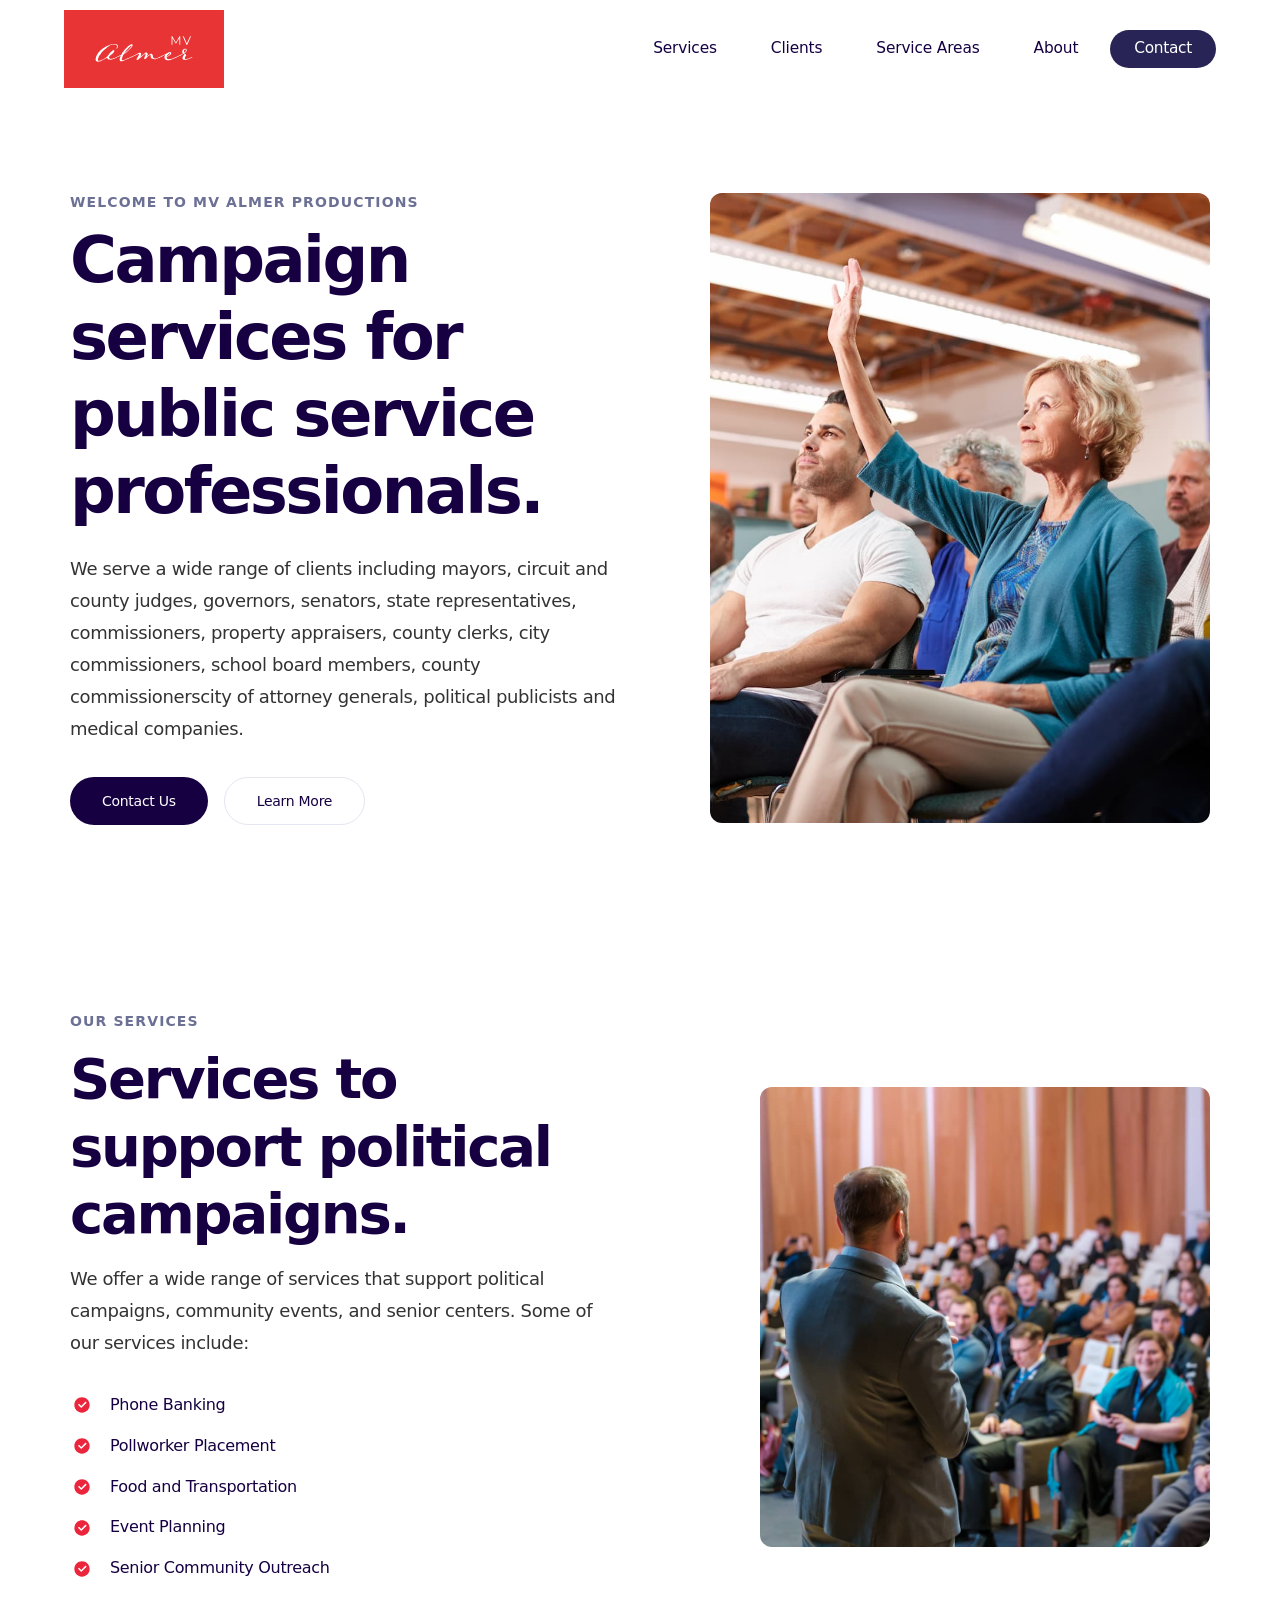
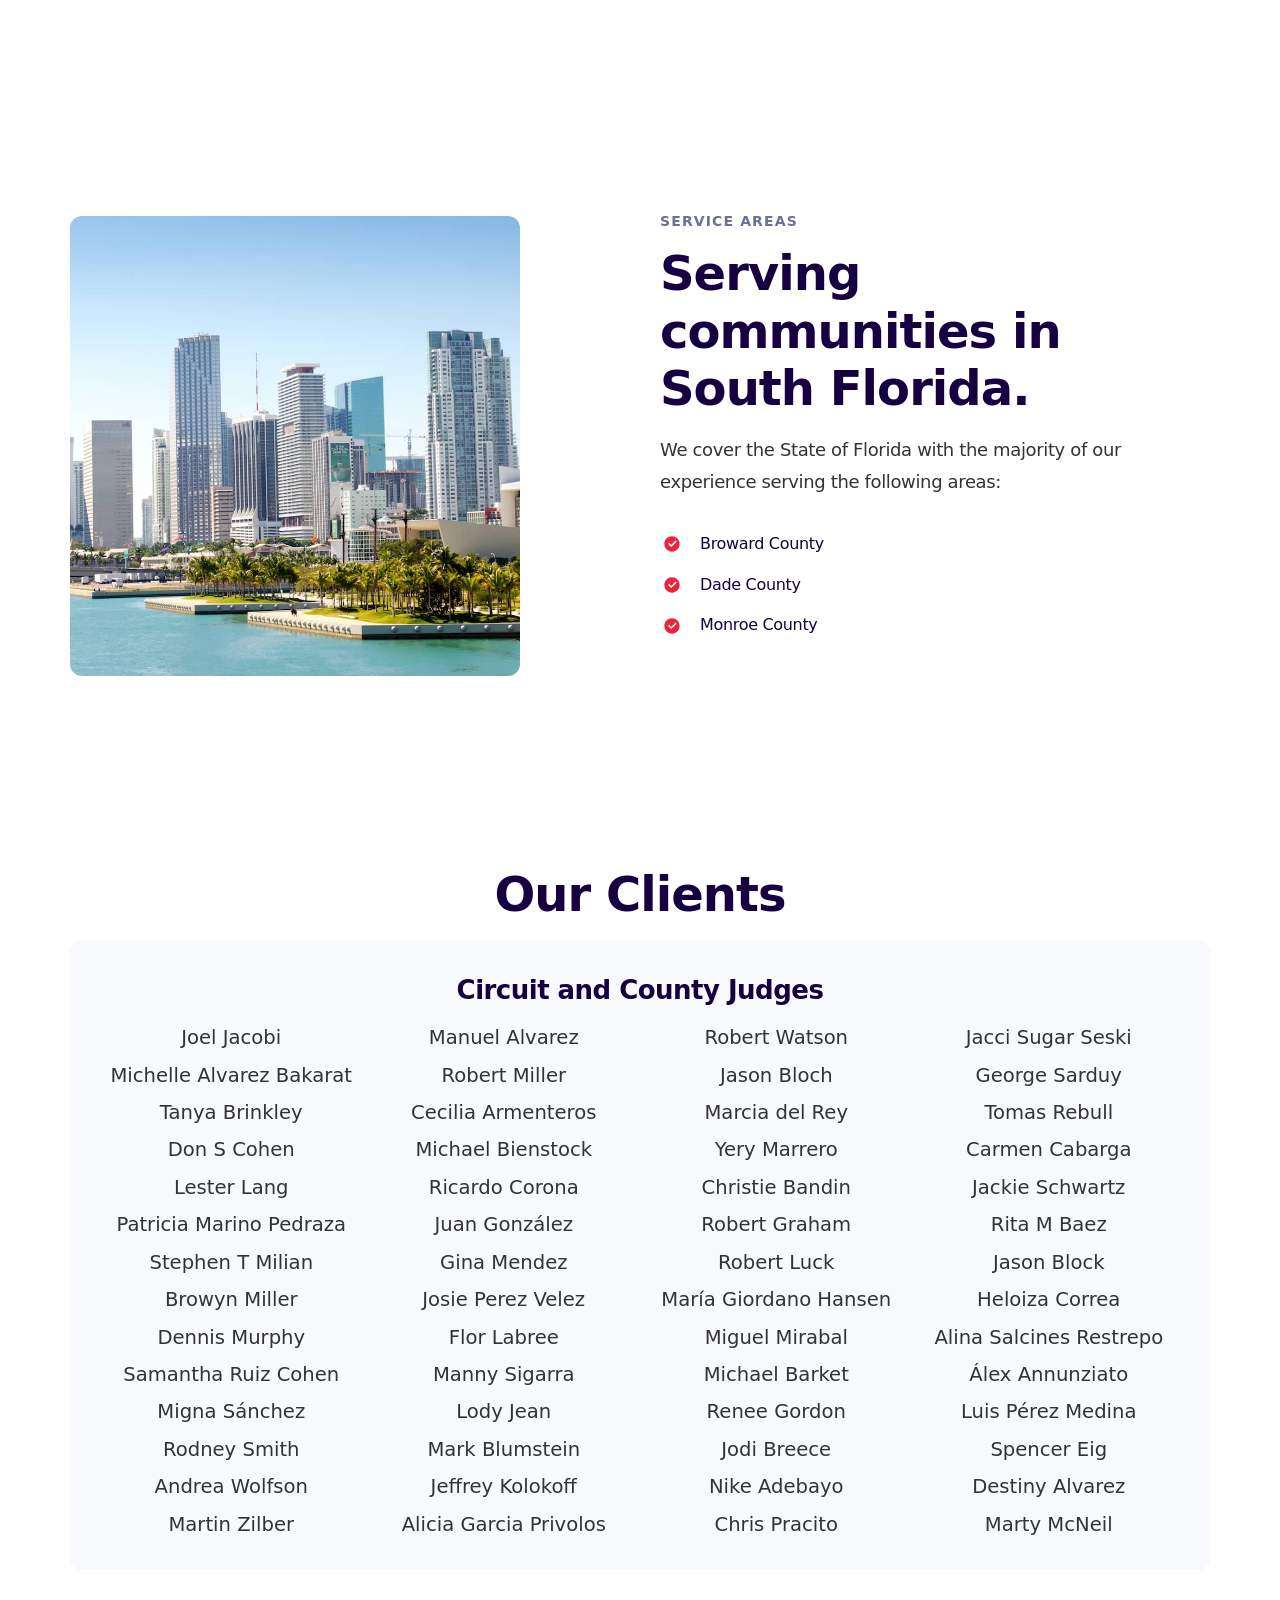
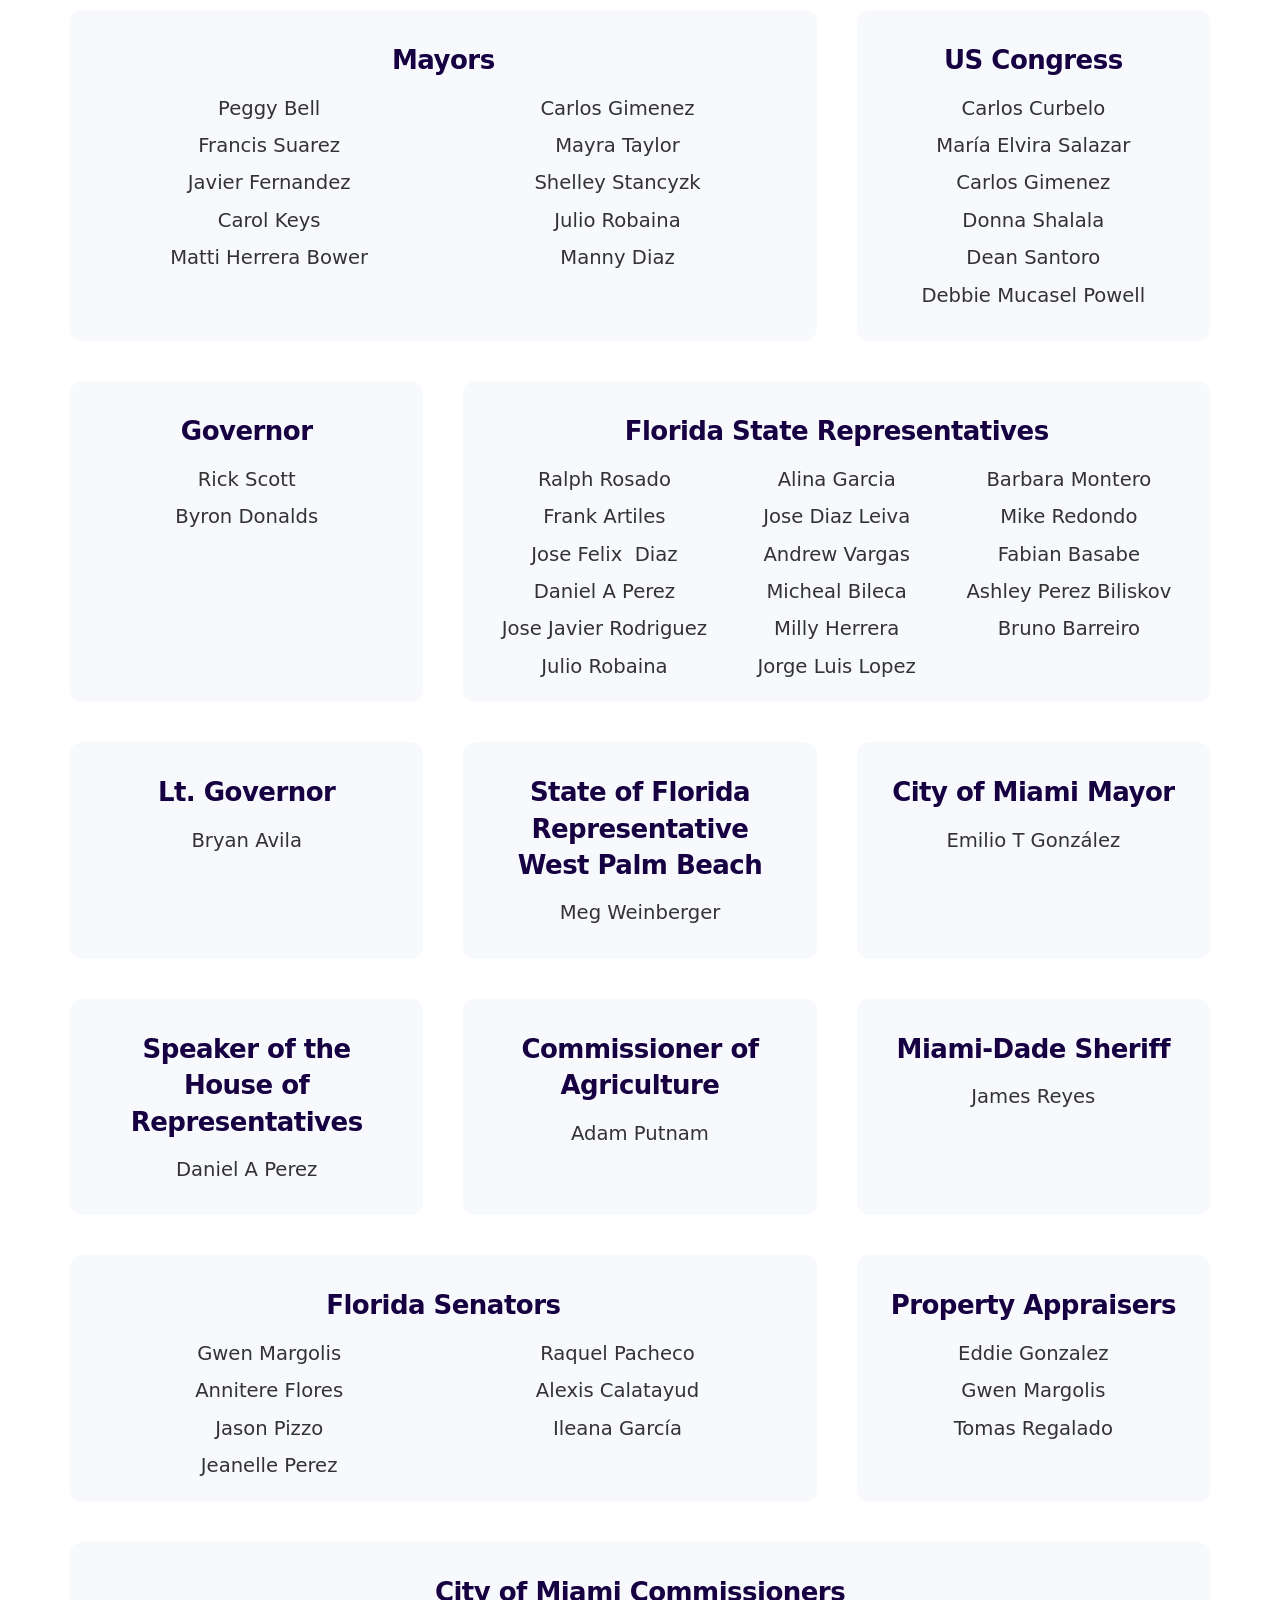
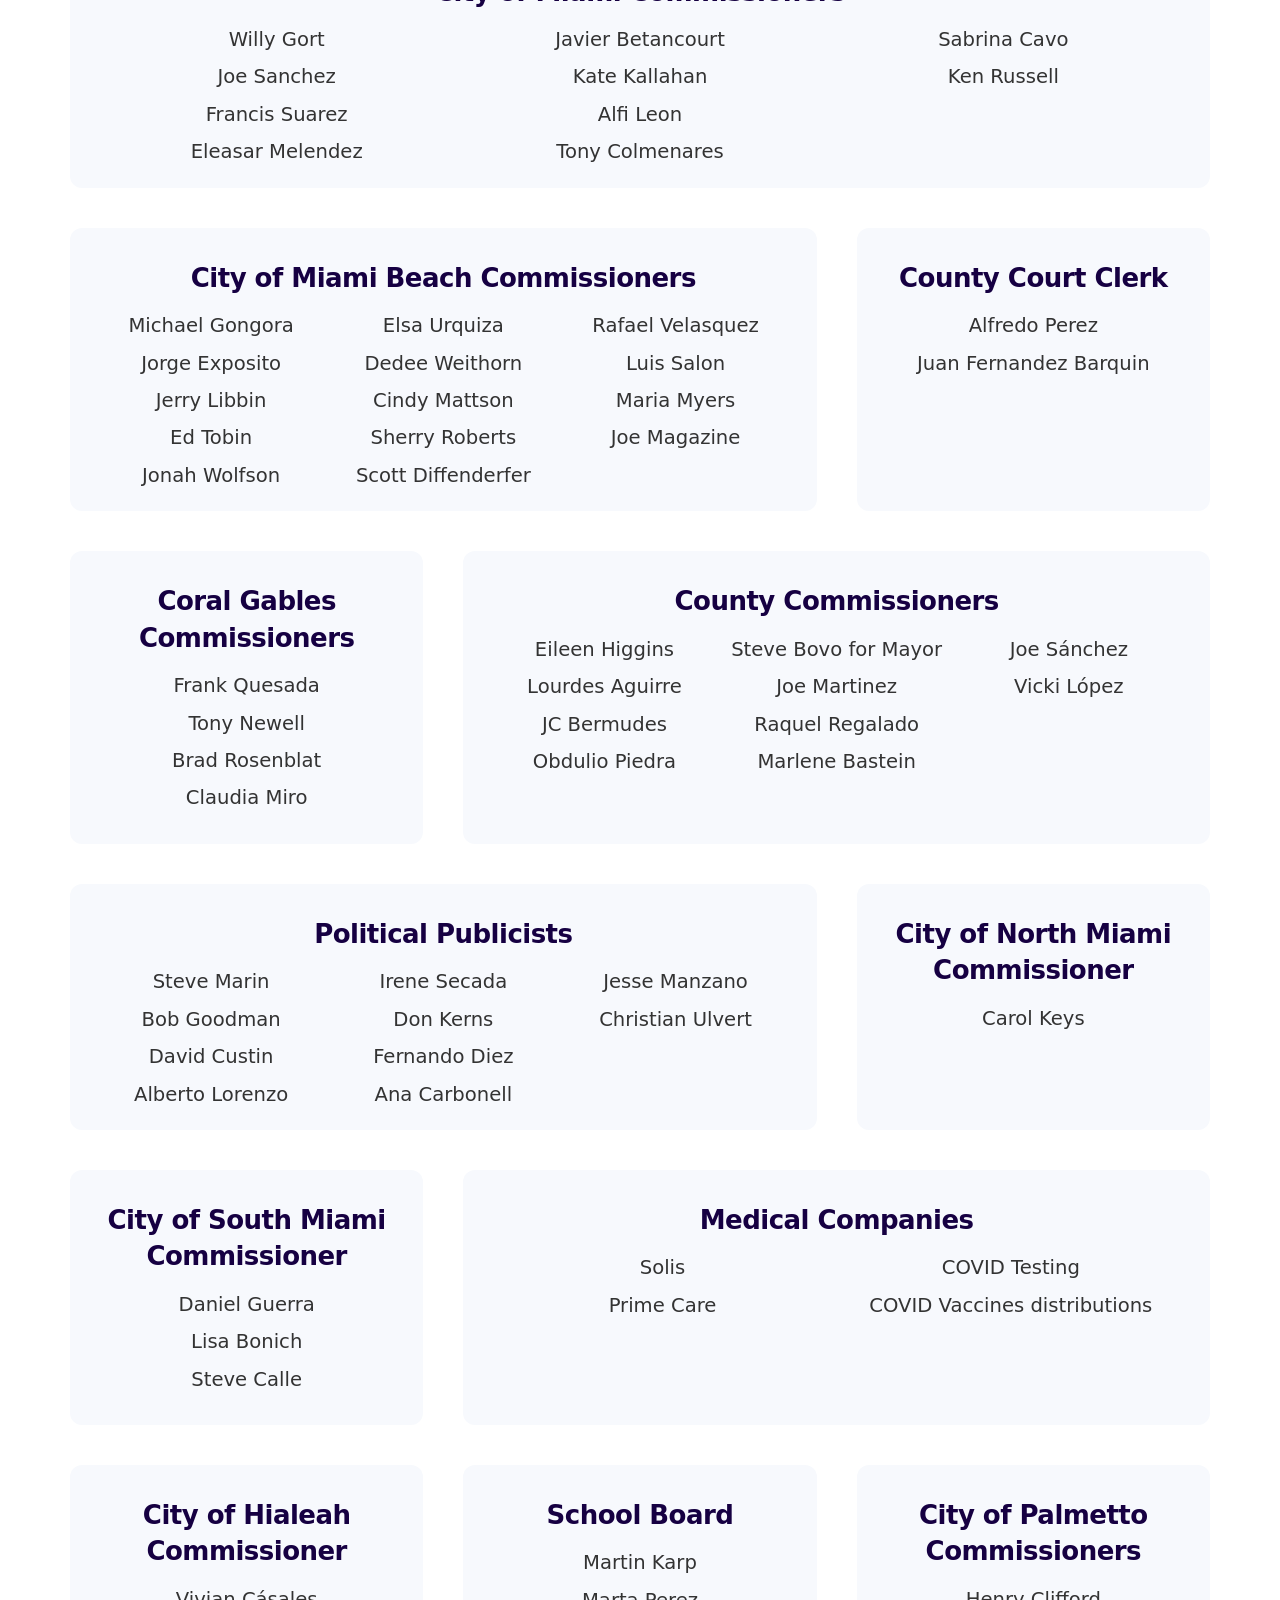
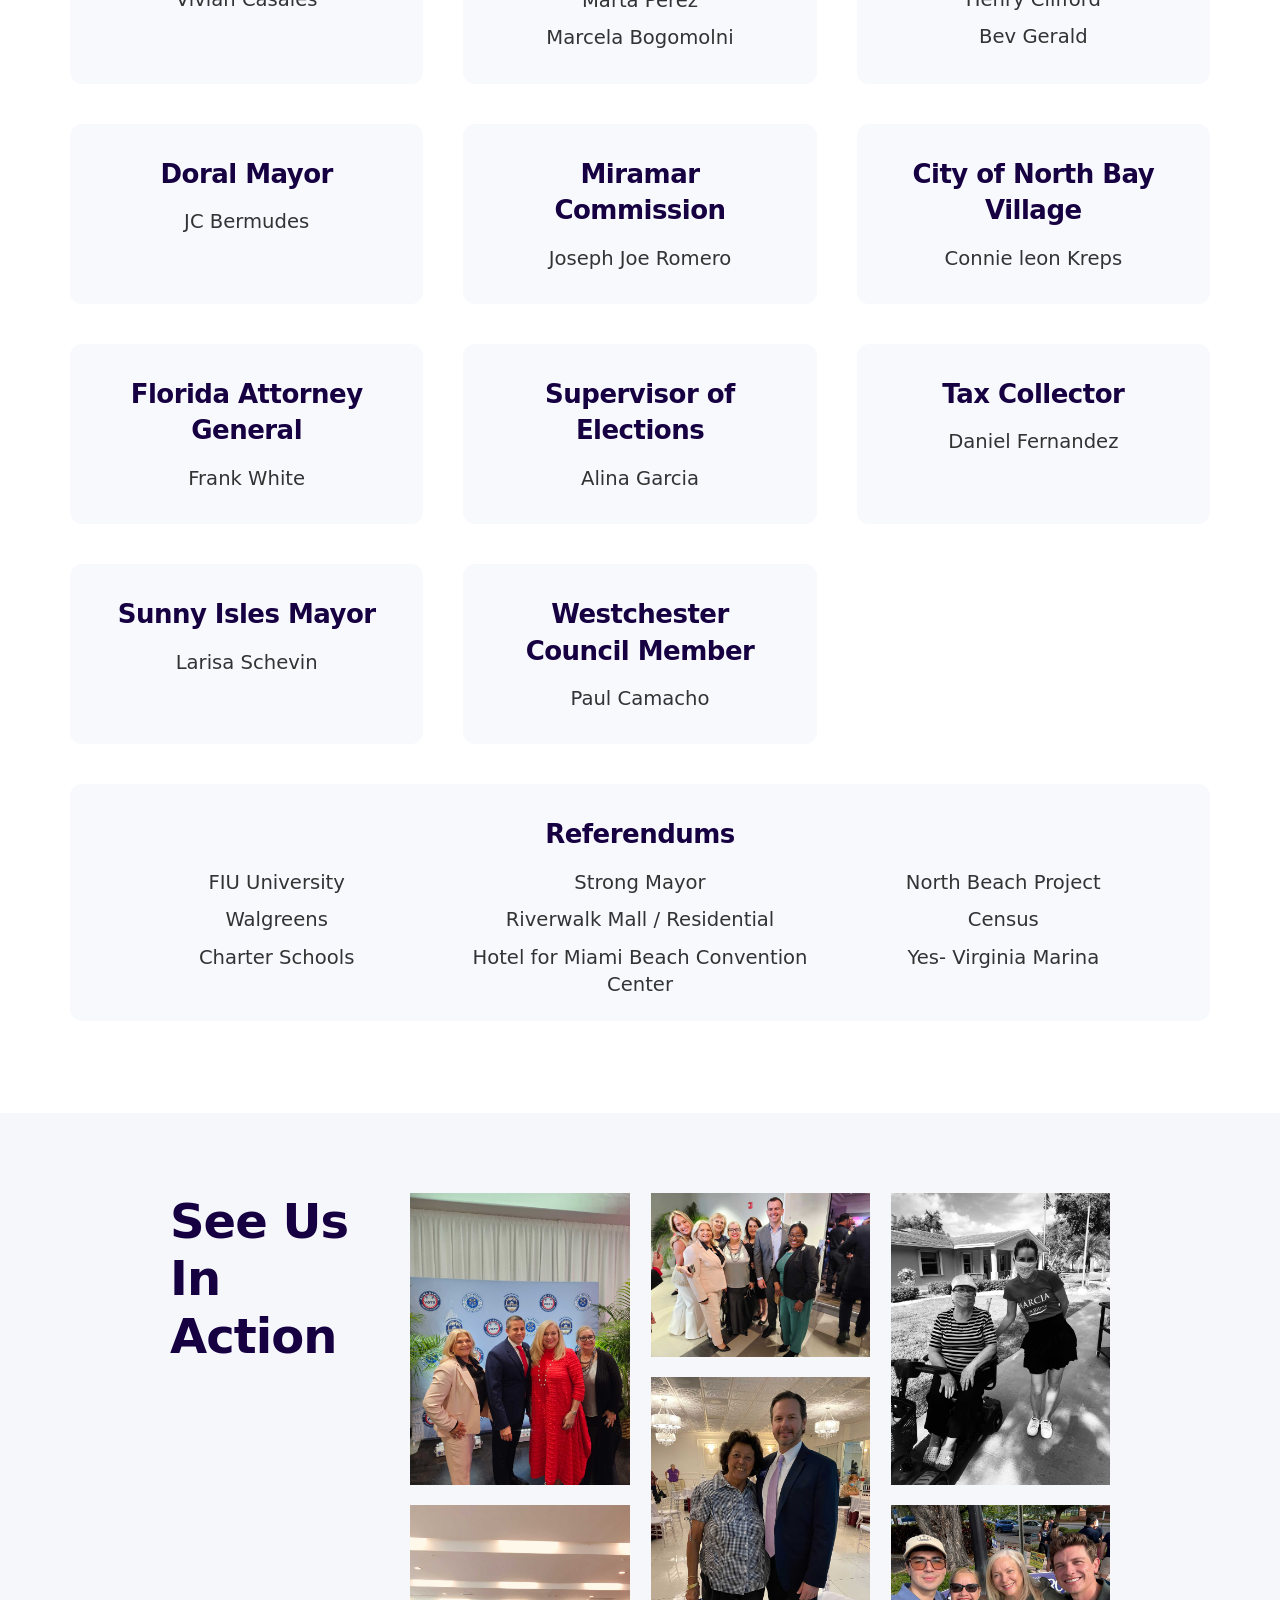
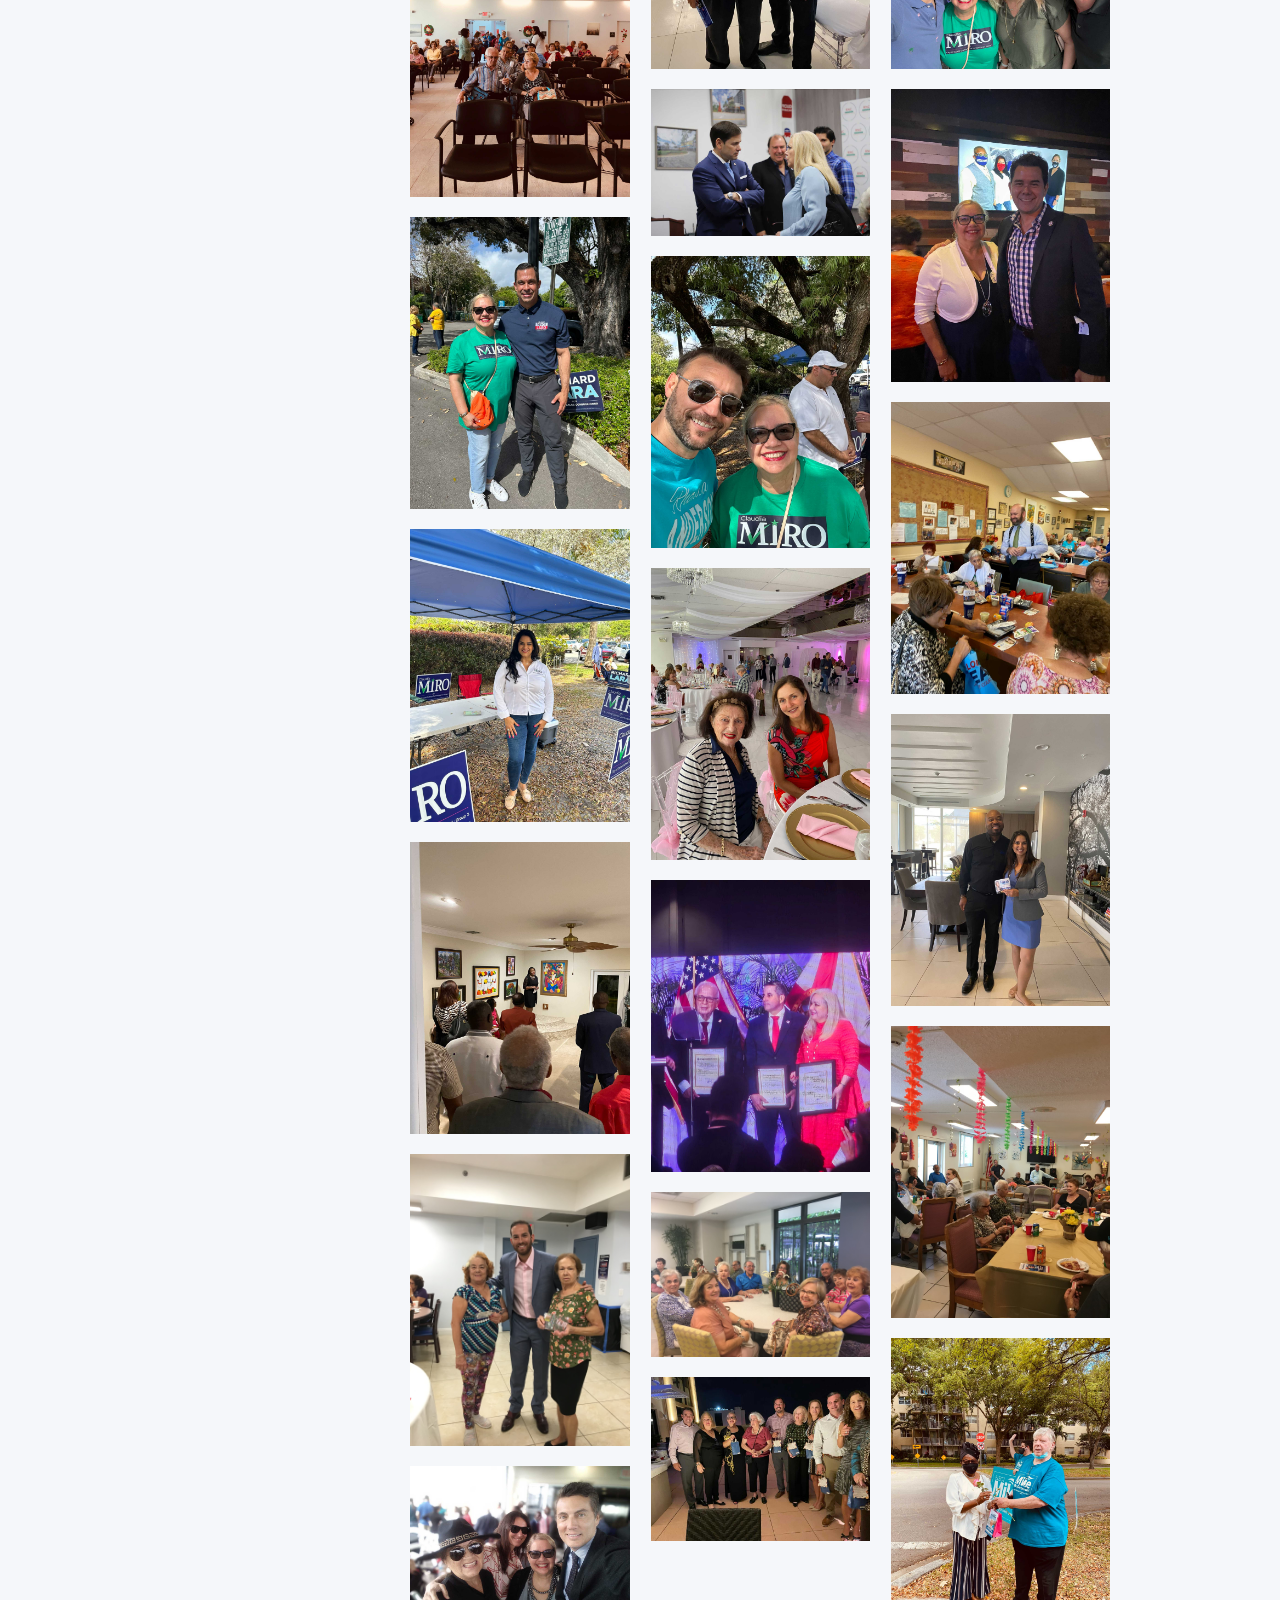
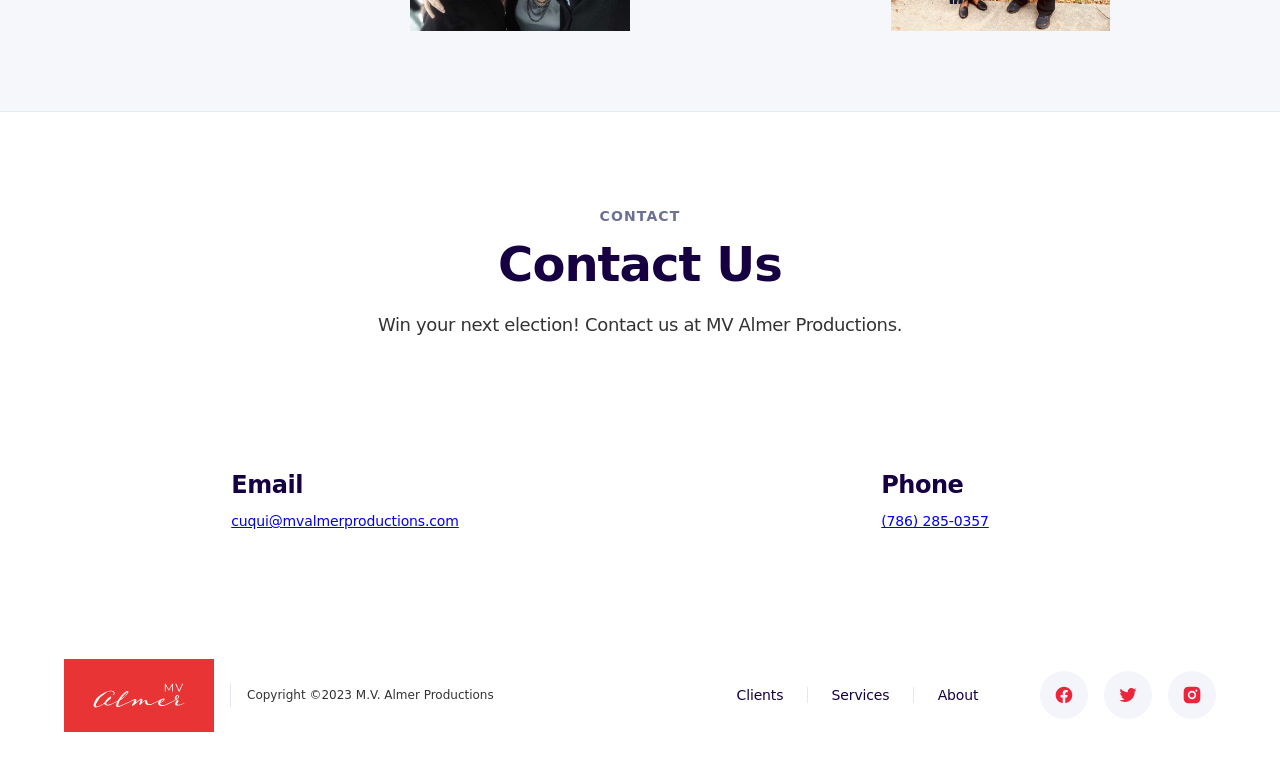
<file: index.html>
<!DOCTYPE html>
<!--  This site was created in Webflow. https://webflow.com  --><!--  Last Published: Thu May 08 2025 15:25:05 GMT+0000 (Coordinated Universal Time)  -->
<html data-wf-page="63e691702ec22c0c85036b27" data-wf-site="63e691702ec22ca449036b26">

<head>
  <meta charset="utf-8">
  <title>Empowering Seniors Across South Florida</title>
  <meta
    content="At MV Almer Productions, we specialize in improving the quality of life for seniors across South Florida. By engaging directly with the elderly community, we address their living conditions, advocate for their needs, and connect them with supportive housing options. Our consulting services also guide clients and politicians to effectively reach and positively impact the senior demographic. Together, we&#x27;re building a better future for our seniors."
    name="description">
  <meta content="Empowering Seniors Across South Florida" property="og:title">
  <meta
    content="At MV Almer Productions, we specialize in improving the quality of life for seniors across South Florida. By engaging directly with the elderly community, we address their living conditions, advocate for their needs, and connect them with supportive housing options. Our consulting services also guide clients and politicians to effectively reach and positively impact the senior demographic. Together, we&#x27;re building a better future for our seniors."
    property="og:description">
  <meta content="Empowering Seniors Across South Florida" property="twitter:title">
  <meta
    content="At MV Almer Productions, we specialize in improving the quality of life for seniors across South Florida. By engaging directly with the elderly community, we address their living conditions, advocate for their needs, and connect them with supportive housing options. Our consulting services also guide clients and politicians to effectively reach and positively impact the senior demographic. Together, we&#x27;re building a better future for our seniors."
    property="twitter:description">
  <meta property="og:type" content="website">
  <meta content="summary_large_image" name="twitter:card">
  <meta content="width=device-width, initial-scale=1" name="viewport">
  <meta content="Webflow" name="generator">
  <meta http-equiv="Cache-Control" content="no-cache, no-store, must-revalidate">
  <meta http-equiv="Pragma" content="no-cache">
  <meta http-equiv="Expires" content="0">
  <link href="css/normalize.css?v=20261119" rel="stylesheet" type="text/css">
  <link href="css/webflow.css?v=20261119" rel="stylesheet" type="text/css">
  <link href="css/mvap.webflow.css?v=20261119" rel="stylesheet" type="text/css">
  <script
    type="text/javascript">!function (o, c) { var n = c.documentElement, t = " w-mod-"; n.className += t + "js", ("ontouchstart" in o || o.DocumentTouch && c instanceof DocumentTouch) && (n.className += t + "touch") }(window, document);</script>
  <script type="text/javascript">!function(){var v="20261119";try{if("serviceWorker"in navigator){navigator.serviceWorker.getRegistrations().then(function(r){r.forEach(function(s){s.unregister()})})}if(window.caches){caches.keys().then(function(k){k.forEach(function(n){caches.delete(n)})})}if(localStorage.getItem("mvap_v")!==v){localStorage.setItem("mvap_v",v);fetch(location.href,{cache:"reload",credentials:"same-origin"}).catch(function(){})}}catch(e){}}();</script>
  <link href="images/favicon.ico?v=20261119" rel="shortcut icon" type="image/x-icon">
  <link href="images/webclip.png?v=20261119" rel="apple-touch-icon">
</head>

<body class="body">
  <div data-collapse="medium" data-animation="default" data-duration="400" data-easing="ease" data-easing2="ease"
    role="banner" class="f-navigation w-nav">
    <div class="f-navigation-container">
      <div class="f-navigation-link-wrapper">
        <a href="#" class="f-navigation-logo-link w-inline-block"><img src="images/mv_almer_logo.svg" loading="lazy"
            width="160" alt=""></a>
      </div>
      <div class="f-navigation-content">
        <nav role="navigation" class="f-navigation-menu w-nav-menu">
          <a href="#services" class="f-navigation-link w-nav-link">Services</a>
          <a href="#clients" class="f-navigation-link w-nav-link">Clients</a>
          <a href="#service-areas" class="f-navigation-link w-nav-link">Service Areas</a>
          <a href="about.html" class="f-navigation-link w-nav-link">About</a>
        </nav>
        <div class="f-navigation-menu-button w-nav-button">
          <div class="w-icon-nav-menu"></div>
        </div>
        <a href="#contact-us" class="f-navigation-button w-inline-block">
          <div>Contact</div>
        </a>
      </div>
    </div>
  </div>
  <div class="f-section-large-2">
    <div class="f-container-regular-2">
      <div class="w-layout-grid f-header-grid">
        <div id="w-node-_628f1e86-a603-4817-2479-fea5e8ed96b6-85036b27">
          <div class="f-margin-bottom-130">
            <div class="f-heading-detail-small-2">Welcome to MV Almer Productions</div>
          </div>
          <div class="f-margin-bottom-24">
            <h1 class="f-h1-heading">Campaign services for public service professionals.</h1>
          </div>
          <div class="f-margin-bottom-129">
            <p class="f-paragraph-large-2">We serve a wide range of clients including mayors, circuit and county judges,
              governors, senators, state representatives, commissioners, property appraisers, county clerks, city
              commissioners, school board members, county commissionerscity of attorney generals, political publicists
              and medical companies.</p>
          </div>
          <div class="f-header-button-wrapper">
            <a href="#contact-us" class="f-button-neutral-2 w-inline-block">
              <div>Contact Us</div>
            </a>
            <a href="about.html" class="f-button-secondary w-inline-block">
              <div>Learn More</div>
            </a>
          </div>
        </div>
        <div id="w-node-_628f1e86-a603-4817-2479-fea5e8ed96c7-85036b27" class="f-header-image-wrapper-tall"><img
            src="images/town-hall.jpg" loading="lazy"
            srcset="images/town-hall-p-500.jpg 500w, images/town-hall-p-800.jpg 800w, images/town-hall-p-1080.jpg 1080w, images/town-hall.jpg 1600w"
            sizes="(max-width: 1600px) 100vw, 1600px" alt="" class="f-image-cover-2"></div>
      </div>
    </div>
  </div>
  <div id="services" class="f-section-large">
    <div class="f-container-regular">
      <div class="w-layout-grid f-grid-two-column">
        <div>
          <div class="f-margin-bottom-12">
            <div class="f-heading-detail-small">Our Services</div>
          </div>
          <div class="f-margin-bottom-16">
            <h2 class="f-h2-heading">Services to support political campaigns.</h2>
          </div>
          <p class="f-paragraph-large">We offer a wide range of services that support political campaigns, community
            events, and senior centers. Some of our services include:</p>
          <div class="f-content-list-wrapper">
            <div class="f-content-list-item">
              <div class="f-icon-regular w-embed"><svg xmlns="http://www.w3.org/2000/svg" width="24" height="24"
                  viewbox="0 0 24 24" fill="none">
                  <path
                    d="M12.0002 19.6386C7.78126 19.6386 4.36133 16.2187 4.36133 11.9997C4.36133 7.78077 7.78126 4.36084 12.0002 4.36084C16.2192 4.36084 19.6391 7.78077 19.6391 11.9997C19.6391 16.2187 16.2192 19.6386 12.0002 19.6386ZM11.2386 15.0553L16.6393 9.65383L15.5592 8.57369L11.2386 12.895L9.07758 10.734L7.99744 11.8141L11.2386 15.0553Z"
                    fill="currentColor"></path>
                </svg></div>
              <div class="f-paragraph-regular">Phone Banking</div>
            </div>
            <div class="f-content-list-item">
              <div class="f-icon-regular w-embed"><svg xmlns="http://www.w3.org/2000/svg" width="24" height="24"
                  viewbox="0 0 24 24" fill="none">
                  <path
                    d="M12.0002 19.6386C7.78126 19.6386 4.36133 16.2187 4.36133 11.9997C4.36133 7.78077 7.78126 4.36084 12.0002 4.36084C16.2192 4.36084 19.6391 7.78077 19.6391 11.9997C19.6391 16.2187 16.2192 19.6386 12.0002 19.6386ZM11.2386 15.0553L16.6393 9.65383L15.5592 8.57369L11.2386 12.895L9.07758 10.734L7.99744 11.8141L11.2386 15.0553Z"
                    fill="currentColor"></path>
                </svg></div>
              <div class="f-paragraph-regular">Pollworker Placement</div>
            </div>
            <div class="f-content-list-item">
              <div class="f-icon-regular w-embed"><svg xmlns="http://www.w3.org/2000/svg" width="24" height="24"
                  viewbox="0 0 24 24" fill="none">
                  <path
                    d="M12.0002 19.6386C7.78126 19.6386 4.36133 16.2187 4.36133 11.9997C4.36133 7.78077 7.78126 4.36084 12.0002 4.36084C16.2192 4.36084 19.6391 7.78077 19.6391 11.9997C19.6391 16.2187 16.2192 19.6386 12.0002 19.6386ZM11.2386 15.0553L16.6393 9.65383L15.5592 8.57369L11.2386 12.895L9.07758 10.734L7.99744 11.8141L11.2386 15.0553Z"
                    fill="currentColor"></path>
                </svg></div>
              <div class="f-paragraph-regular">Food and Transportation</div>
            </div>
            <div class="f-content-list-item">
              <div class="f-icon-regular w-embed"><svg xmlns="http://www.w3.org/2000/svg" width="24" height="24"
                  viewbox="0 0 24 24" fill="none">
                  <path
                    d="M12.0002 19.6386C7.78126 19.6386 4.36133 16.2187 4.36133 11.9997C4.36133 7.78077 7.78126 4.36084 12.0002 4.36084C16.2192 4.36084 19.6391 7.78077 19.6391 11.9997C19.6391 16.2187 16.2192 19.6386 12.0002 19.6386ZM11.2386 15.0553L16.6393 9.65383L15.5592 8.57369L11.2386 12.895L9.07758 10.734L7.99744 11.8141L11.2386 15.0553Z"
                    fill="currentColor"></path>
                </svg></div>
              <div class="f-paragraph-regular">Event Planning</div>
            </div>
            <div class="f-content-list-item">
              <div class="f-icon-regular w-embed"><svg xmlns="http://www.w3.org/2000/svg" width="24" height="24"
                  viewbox="0 0 24 24" fill="none">
                  <path
                    d="M12.0002 19.6386C7.78126 19.6386 4.36133 16.2187 4.36133 11.9997C4.36133 7.78077 7.78126 4.36084 12.0002 4.36084C16.2192 4.36084 19.6391 7.78077 19.6391 11.9997C19.6391 16.2187 16.2192 19.6386 12.0002 19.6386ZM11.2386 15.0553L16.6393 9.65383L15.5592 8.57369L11.2386 12.895L9.07758 10.734L7.99744 11.8141L11.2386 15.0553Z"
                    fill="currentColor"></path>
                </svg></div>
              <div class="f-paragraph-regular">Senior Community Outreach</div>
            </div>
          </div>
        </div>
        <div id="w-node-e4ef7a7c-65f3-19c0-bd68-21819e6c4000-85036b27" class="f-content-image-wrapper-large"><img
            src="images/politicians_opt.jpg" loading="lazy"
            srcset="images/politicians_opt-p-500.jpg 500w, images/politicians_opt-p-800.jpg 800w, images/politicians_opt-p-1080.jpg 1080w, images/politicians_opt.jpg 1600w"
            sizes="(max-width: 1600px) 100vw, 1600px" alt="" class="f-image-cover"></div>
      </div>
    </div>
  </div>
  <div id="service-areas" class="f-section-large">
    <div class="f-container-regular">
      <div class="w-layout-grid f-grid-two-column">
        <div id="w-node-_5b81a6d4-6f1d-e825-bc0f-d4b0ea2e1fc1-85036b27" class="f-content-image-wrapper-large"><img
            src="images/south_flo_opt.jpg" loading="lazy"
            srcset="images/south_flo_opt-p-500.jpg 500w, images/south_flo_opt-p-800.jpg 800w, images/south_flo_opt-p-1080.jpg 1080w, images/south_flo_opt.jpg 1600w"
            sizes="(max-width: 1600px) 100vw, 1600px" alt="" class="f-image-cover"></div>
        <div>
          <div class="f-margin-bottom-12">
            <div class="f-heading-detail-small">Service Areas</div>
          </div>
          <div class="f-margin-bottom-16">
            <h3 class="f-h3-heading">Serving communities in South Florida.</h3>
          </div>
          <p class="f-paragraph-large">We cover the State of Florida with the majority of our experience serving the
            following areas:</p>
          <div class="f-content-list-wrapper">
            <div class="f-content-list-item">
              <div class="f-icon-regular w-embed"><svg xmlns="http://www.w3.org/2000/svg" width="24" height="24"
                  viewbox="0 0 24 24" fill="none">
                  <path
                    d="M12.0002 19.6386C7.78126 19.6386 4.36133 16.2187 4.36133 11.9997C4.36133 7.78077 7.78126 4.36084 12.0002 4.36084C16.2192 4.36084 19.6391 7.78077 19.6391 11.9997C19.6391 16.2187 16.2192 19.6386 12.0002 19.6386ZM11.2386 15.0553L16.6393 9.65383L15.5592 8.57369L11.2386 12.895L9.07758 10.734L7.99744 11.8141L11.2386 15.0553Z"
                    fill="currentColor"></path>
                </svg></div>
              <div class="f-paragraph-regular">Broward County</div>
            </div>
            <div class="f-content-list-item">
              <div class="f-icon-regular w-embed"><svg xmlns="http://www.w3.org/2000/svg" width="24" height="24"
                  viewbox="0 0 24 24" fill="none">
                  <path
                    d="M12.0002 19.6386C7.78126 19.6386 4.36133 16.2187 4.36133 11.9997C4.36133 7.78077 7.78126 4.36084 12.0002 4.36084C16.2192 4.36084 19.6391 7.78077 19.6391 11.9997C19.6391 16.2187 16.2192 19.6386 12.0002 19.6386ZM11.2386 15.0553L16.6393 9.65383L15.5592 8.57369L11.2386 12.895L9.07758 10.734L7.99744 11.8141L11.2386 15.0553Z"
                    fill="currentColor"></path>
                </svg></div>
              <div class="f-paragraph-regular">Dade County</div>
            </div>
            <div class="f-content-list-item">
              <div class="f-icon-regular w-embed"><svg xmlns="http://www.w3.org/2000/svg" width="24" height="24"
                  viewbox="0 0 24 24" fill="none">
                  <path
                    d="M12.0002 19.6386C7.78126 19.6386 4.36133 16.2187 4.36133 11.9997C4.36133 7.78077 7.78126 4.36084 12.0002 4.36084C16.2192 4.36084 19.6391 7.78077 19.6391 11.9997C19.6391 16.2187 16.2192 19.6386 12.0002 19.6386ZM11.2386 15.0553L16.6393 9.65383L15.5592 8.57369L11.2386 12.895L9.07758 10.734L7.99744 11.8141L11.2386 15.0553Z"
                    fill="currentColor"></path>
                </svg></div>
              <div class="f-paragraph-regular">Monroe County</div>
            </div>
          </div>
        </div>
      </div>
    </div>
  </div>
  <div id="clients" class="f-section-large-2">
    <div class="f-container-regular-2">
      <div>
        <div class="f-margin-bottom-16">
          <h3 class="f-h3-heading f-title-wrapper-center">Our Clients</h3>
        </div>
      </div>
      <div class="w-layout-grid f-grid-three-column">
        <div id="w-node-_7c68cd8e-4fea-d806-a453-b6d756bfbc44-85036b27" class="f-feature-card-filled">
          <div class="f-margin-bottom-131">
            <h5 class="f-h5-heading">Circuit and County Judges</h5>
          </div>
          <div class="full-width _3col w-richtext">
            <p>Joel Jacobi</p>
            <p>Michelle Alvarez Bakarat</p>
            <p>Tanya Brinkley</p>
            <p>Don S Cohen</p>
            <p>Lester Lang</p>
            <p>Patricia Marino Pedraza</p>
            <p>Stephen T Milian</p>
            <p>Browyn Miller</p>
            <p>Dennis Murphy</p>
            <p>Samantha Ruiz Cohen</p>
            <p>Migna Sánchez</p>
            <p>Rodney Smith</p>
            <p>Andrea Wolfson</p>
            <p>Martin Zilber</p>
            <p>Manuel Alvarez</p>
            <p>Robert Miller</p>
            <p>Cecilia Armenteros</p>
            <p>Michael Bienstock</p>
            <p>Ricardo Corona</p>
            <p>Juan González</p>
            <p>Gina Mendez</p>
            <p>Josie Perez Velez</p>
            <p>Flor Labree</p>
            <p>Manny Sigarra</p>
            <p>Lody Jean</p>
            <p>Mark Blumstein</p>
            <p>Jeffrey Kolokoff</p>
            <p>Alicia Garcia Privolos</p>
            <p>Robert Watson</p>
            <p>Jason Bloch</p>
            <p>Marcia del Rey</p>
            <p>Yery Marrero</p>
            <p>Christie Bandin</p>
            <p>Robert Graham</p>
            <p>Robert Luck</p>
            <p>María Giordano Hansen</p>
            <p>Miguel Mirabal</p>
            <p>Michael Barket</p>
            <p>Renee Gordon</p>
            <p>Jodi Breece</p>
            <p>Nike Adebayo</p>
            <p>Chris Pracito</p>
            <p>Jacci Sugar Seski</p>
            <p>George Sarduy</p>
            <p>Tomas Rebull</p>
            <p>Carmen Cabarga</p>
            <p>Jackie Schwartz</p>
            <p>Rita M Baez</p>
            <p>Jason Block</p>
            <p>Heloiza Correa</p>
            <p>Alina Salcines Restrepo</p>
            <p>Álex Annunziato</p>
            <p>Luis Pérez Medina</p>
            <p>Spencer Eig</p>
            <p>Destiny Alvarez</p>
            <p>Marty McNeil</p>
          </div>
        </div>
        <div id="w-node-_7c68cd8e-4fea-d806-a453-b6d756bfbc3c-85036b27" class="f-feature-card-filled">
          <div class="f-margin-bottom-131">
            <h5 class="f-h5-heading">Mayors</h5>
          </div>
          <div class="full-width _2col w-richtext">
            <p>Peggy Bell</p>
            <p>Francis Suarez</p>
            <p>Javier Fernandez</p>
            <p>Carol Keys</p>
            <p>Matti Herrera Bower</p>
            <p>Carlos Gimenez</p>
            <p>Mayra Taylor</p>
            <p>Shelley Stancyzk</p>
            <p>Julio Robaina</p>
            <p>Manny Diaz</p>
          </div>
        </div>
        <div id="w-node-_7c68cd8e-4fea-d806-a453-b6d756bfbc54-85036b27" class="f-feature-card-filled">
          <div class="f-margin-bottom-131">
            <h5 class="f-h5-heading">US Congress</h5>
          </div>
          <div class="full-width _1col w-richtext">
            <p>Carlos Curbelo</p>
            <p>María Elvira Salazar</p>
            <p>Carlos Gimenez</p>
            <p>Donna Shalala</p>
            <p>Dean Santoro</p>
            <p>Debbie Mucasel Powell</p>
          </div>
        </div>
        <div class="f-feature-card-filled">
          <div class="f-margin-bottom-131">
            <h5 class="f-h5-heading">Governor</h5>
          </div>
          <div class="full-width _1col w-richtext">
            <p>Rick Scott</p>
            <p>Byron Donalds</p>
          </div>
        </div>
        <div id="w-node-ed0c7502-8838-b177-df5a-ef93112955da-85036b27" class="f-feature-card-filled">
          <div class="f-margin-bottom-131">
            <h5 class="f-h5-heading">Florida State Representatives</h5>
          </div>
          <div class="full-width w-richtext">
            <p>Ralph Rosado</p>
            <p>Frank Artiles</p>
            <p>Jose Felix  Diaz</p>
            <p>Daniel A Perez</p>
            <p>Jose Javier Rodriguez</p>
            <p>Julio Robaina</p>
            <p>Alina Garcia</p>
            <p>Jose Diaz Leiva</p>
            <p>Andrew Vargas</p>
            <p>Micheal Bileca</p>
            <p>Milly Herrera</p>
            <p>Jorge Luis Lopez</p>
            <p>Barbara Montero</p>
            <p>Mike Redondo</p>
            <p>Fabian Basabe</p>
            <p>Ashley Perez Biliskov</p>
            <p>Bruno Barreiro</p>
          </div>
        </div>
        <div class="f-feature-card-filled">
          <div class="f-margin-bottom-131">
            <h5 class="f-h5-heading">Lt. Governor</h5>
          </div>
          <div class="full-width _1col w-richtext">
            <p>Bryan Avila</p>
          </div>
        </div>
        <div class="f-feature-card-filled">
          <div class="f-margin-bottom-131">
            <h5 class="f-h5-heading">State of Florida Representative West Palm Beach</h5>
          </div>
          <div class="full-width _1col w-richtext">
            <p>Meg Weinberger</p>
          </div>
        </div>
        <div class="f-feature-card-filled">
          <div class="f-margin-bottom-131">
            <h5 class="f-h5-heading">City of Miami Mayor</h5>
          </div>
          <div class="full-width _1col w-richtext">
            <p>Emilio T González</p>
          </div>
        </div>
        <div class="f-feature-card-filled">
          <div class="f-margin-bottom-131">
            <h5 class="f-h5-heading">Speaker of the House of Representatives</h5>
          </div>
          <div class="full-width _1col w-richtext">
            <p>Daniel A Perez</p>
          </div>
        </div>
        <div class="f-feature-card-filled">
          <div class="f-margin-bottom-131">
            <h5 class="f-h5-heading">Commissioner of Agriculture</h5>
          </div>
          <div class="full-width _1col w-richtext">
            <p>Adam Putnam</p>
          </div>
        </div>
        <div class="f-feature-card-filled">
          <div class="f-margin-bottom-131">
            <h5 class="f-h5-heading">Miami-Dade Sheriff</h5>
          </div>
          <div class="full-width _1col w-richtext">
            <p>James Reyes</p>
          </div>
        </div>
        <div id="w-node-_7c68cd8e-4fea-d806-a453-b6d756bfbc64-85036b27" class="f-feature-card-filled">
          <div class="f-margin-bottom-131">
            <h5 class="f-h5-heading">Florida Senators</h5>
          </div>
          <div class="full-width _2-col w-richtext">
            <p>Gwen Margolis</p>
            <p>Annitere Flores</p>
            <p>Jason Pizzo</p>
            <p>Jeanelle Perez</p>
            <p>Raquel Pacheco</p>
            <p>Alexis Calatayud</p>
            <p>Ileana García</p>
          </div>
        </div>
        <div class="f-feature-card-filled">
          <div class="f-margin-bottom-131">
            <h5 class="f-h5-heading">Property Appraisers</h5>
          </div>
          <div class="full-width _1col w-richtext">
            <p>Eddie Gonzalez</p>
            <p>Gwen Margolis</p>
            <p>Tomas Regalado</p>
          </div>
        </div>
        <div id="w-node-_0fab0ec0-4930-64ea-6ae6-3a8b87fce8d1-85036b27" class="f-feature-card-filled">
          <div class="f-margin-bottom-131">
            <h5 class="f-h5-heading">City of Miami Commissioners</h5>
          </div>
          <div class="full-width w-richtext">
            <p>Willy Gort</p>
            <p>Joe Sanchez</p>
            <p>Francis Suarez</p>
            <p>Eleasar Melendez</p>
            <p>Javier Betancourt</p>
            <p>Kate Kallahan</p>
            <p>Alfi Leon</p>
            <p>Tony Colmenares</p>
            <p>Sabrina Cavo</p>
            <p>Ken Russell</p>
          </div>
        </div>
        <div id="w-node-_16420e21-514c-2ea7-feb2-70cbc46cfde2-85036b27" class="f-feature-card-filled">
          <div class="f-margin-bottom-131">
            <h5 class="f-h5-heading">City of Miami Beach Commissioners</h5>
          </div>
          <div class="full-width w-richtext">
            <p>Michael Gongora</p>
            <p>Jorge Exposito</p>
            <p>Jerry Libbin</p>
            <p>Ed Tobin</p>
            <p>Jonah Wolfson</p>
            <p>Elsa Urquiza</p>
            <p>Dedee Weithorn</p>
            <p>Cindy Mattson</p>
            <p>Sherry Roberts</p>
            <p>Scott Diffenderfer</p>
            <p>Rafael Velasquez</p>
            <p>Luis Salon</p>
            <p>Maria Myers</p>
            <p>Joe Magazine</p>
          </div>
        </div>
        <div class="f-feature-card-filled">
          <div class="f-margin-bottom-131">
            <h5 class="f-h5-heading">County Court Clerk</h5>
          </div>
          <div class="full-width _1col w-richtext">
            <p>Alfredo Perez</p>
            <p>Juan Fernandez Barquin</p>
          </div>
        </div>
        <div class="f-feature-card-filled">
          <div class="f-margin-bottom-131">
            <h5 class="f-h5-heading">Coral Gables Commissioners</h5>
          </div>
          <div class="full-width _1col w-richtext">
            <p>Frank Quesada</p>
            <p>Tony Newell</p>
            <p>Brad Rosenblat</p>
            <p>Claudia Miro</p>
          </div>
        </div>
        <div id="w-node-_8c045038-bab0-19ea-70a7-40a5f05f9dc1-85036b27" class="f-feature-card-filled">
          <div class="f-margin-bottom-131">
            <h5 class="f-h5-heading">County Commissioners</h5>
          </div>
          <div class="full-width w-richtext">
            <p>Eileen Higgins</p>
            <p>Lourdes Aguirre</p>
            <p>JC Bermudes</p>
            <p>Obdulio Piedra</p>
            <p>Steve Bovo for Mayor</p>
            <p>Joe Martinez</p>
            <p>Raquel Regalado</p>
            <p>Marlene Bastein</p>
            <p>Joe Sánchez</p>
            <p>Vicki López</p>
          </div>
        </div>
        <div id="w-node-a21a6e2c-2f04-02cc-13fb-2a4c1263a3d0-85036b27" class="f-feature-card-filled">
          <div class="f-margin-bottom-131">
            <h5 class="f-h5-heading">Political Publicists</h5>
          </div>
          <div class="full-width w-richtext">
            <p>Steve Marin</p>
            <p>Bob Goodman</p>
            <p>David Custin</p>
            <p>Alberto Lorenzo</p>
            <p>Irene Secada</p>
            <p>Don Kerns</p>
            <p>Fernando Diez</p>
            <p>Ana Carbonell</p>
            <p>Jesse Manzano</p>
            <p>Christian Ulvert</p>
          </div>
        </div>
        <div class="f-feature-card-filled">
          <div class="f-margin-bottom-131">
            <h5 class="f-h5-heading">City of North Miami Commissioner</h5>
          </div>
          <div class="full-width _1col w-richtext">
            <p>Carol Keys</p>
          </div>
        </div>
        <div class="f-feature-card-filled">
          <div class="f-margin-bottom-131">
            <h5 class="f-h5-heading">City of South Miami Commissioner</h5>
          </div>
          <div class="full-width _1col w-richtext">
            <p>Daniel Guerra</p>
            <p>Lisa Bonich</p>
            <p>Steve Calle</p>
          </div>
        </div>
        <div id="w-node-e045193d-2665-b0d6-ce87-605abc52aa45-85036b27" class="f-feature-card-filled">
          <div class="f-margin-bottom-131">
            <h5 class="f-h5-heading">Medical Companies</h5>
          </div>
          <div class="full-width _2col w-richtext">
            <p>Solis</p>
            <p>Prime Care</p>
            <p>COVID Testing</p>
            <p>COVID Vaccines distributions</p>
          </div>
        </div>
        <div class="f-feature-card-filled">
          <div class="f-margin-bottom-131">
            <h5 class="f-h5-heading">City of Hialeah Commissioner</h5>
          </div>
          <div class="full-width _1col w-richtext">
            <p>Vivian Cásales</p>
          </div>
        </div>
        <div class="f-feature-card-filled">
          <div class="f-margin-bottom-131">
            <h5 class="f-h5-heading">School Board</h5>
          </div>
          <div class="full-width _1col w-richtext">
            <p>Martin Karp</p>
            <p>Marta Perez</p>
            <p>Marcela Bogomolni</p>
          </div>
        </div>
        <div class="f-feature-card-filled">
          <div class="f-margin-bottom-131">
            <h5 class="f-h5-heading">City of Palmetto Commissioners</h5>
          </div>
          <div class="full-width _1col w-richtext">
            <p>Henry Clifford</p>
            <p>Bev Gerald</p>
          </div>
        </div>
        <div class="f-feature-card-filled">
          <div class="f-margin-bottom-131">
            <h5 class="f-h5-heading">Doral Mayor</h5>
          </div>
          <div class="full-width _1col w-richtext">
            <p>JC Bermudes</p>
          </div>
        </div>
        <div class="f-feature-card-filled">
          <div class="f-margin-bottom-131">
            <h5 class="f-h5-heading">Miramar Commission</h5>
          </div>
          <div class="full-width _1col w-richtext">
            <p>Joseph Joe Romero</p>
          </div>
        </div>
        <div class="f-feature-card-filled">
          <div class="f-margin-bottom-131">
            <h5 class="f-h5-heading">City of North Bay Village</h5>
          </div>
          <div class="full-width _1col w-richtext">
            <p>Connie leon Kreps</p>
          </div>
        </div>
        <div class="f-feature-card-filled">
          <div class="f-margin-bottom-131">
            <h5 class="f-h5-heading">Florida Attorney General</h5>
          </div>
          <div class="full-width _1col w-richtext">
            <p>Frank White</p>
          </div>
        </div>
        <div class="f-feature-card-filled">
          <div class="f-margin-bottom-131">
            <h5 class="f-h5-heading">Supervisor of Elections</h5>
          </div>
          <div class="full-width _1col w-richtext">
            <p>Alina Garcia</p>
          </div>
        </div>
        <div class="f-feature-card-filled">
          <div class="f-margin-bottom-131">
            <h5 class="f-h5-heading">Tax Collector</h5>
          </div>
          <div class="full-width _1col w-richtext">
            <p>Daniel Fernandez</p>
          </div>
        </div>
        <div class="f-feature-card-filled">
          <div class="f-margin-bottom-131">
            <h5 class="f-h5-heading">Sunny Isles Mayor</h5>
          </div>
          <div class="full-width _1col w-richtext">
            <p>Larisa Schevin</p>
          </div>
        </div>
        <div class="f-feature-card-filled">
          <div class="f-margin-bottom-131">
            <h5 class="f-h5-heading">Westchester Council Member</h5>
          </div>
          <div class="full-width _1col w-richtext">
            <p>Paul Camacho</p>
          </div>
        </div>
        <div id="w-node-_7c68cd8e-4fea-d806-a453-b6d756bfbc4c-85036b27" class="f-feature-card-filled">
          <div class="f-margin-bottom-131">
            <h5 class="f-h5-heading">Referendums</h5>
          </div>
          <div class="full-width w-richtext">
            <p>FIU University</p>
            <p>Walgreens</p>
            <p>Charter Schools</p>
            <p>Strong Mayor</p>
            <p>Riverwalk Mall / Residential</p>
            <p>Hotel for Miami Beach Convention Center</p>
            <p>North Beach Project</p>
            <p>Census</p>
            <p>Yes- Virginia Marina</p>
          </div>
        </div>
      </div>
    </div>
  </div>
  <section class="gallery-overview">
    <div class="container">
      <div class="gallery-wrapper">
        <div id="w-node-_745aca17-706c-2a2d-ee24-f9ad5b7a5d59-85036b27" class="gallery-block">
          <h3 class="f-h3-heading">See Us In Action</h3>
        </div>
        <div id="w-node-_745aca17-706c-2a2d-ee24-f9ad5b7a5d6b-85036b27" class="gallery-grid"><img
            src="images/Resized_20250113_123321_1736805643854.jpg" loading="lazy"
            sizes="(max-width: 1600px) 100vw, 1600px"
            srcset="images/Resized_20250113_123321_1736805643854-p-500.jpg 500w, images/Resized_20250113_123321_1736805643854-p-800.jpg 800w, images/Resized_20250113_123321_1736805643854-p-1080.jpg 1080w, images/Resized_20250113_123321_1736805643854.jpg 1600w"
            alt=""><img src="images/FullSizeRender-2.jpg" loading="lazy"
            id="w-node-db5818e6-8792-6833-6ab9-5cba36b45a1f-85036b27" sizes="(max-width: 1600px) 100vw, 1600px" alt=""
            srcset="images/FullSizeRender-2-p-500.jpg 500w, images/FullSizeRender-2-p-800.jpg 800w, images/FullSizeRender-2-p-1080.jpg 1080w, images/FullSizeRender-2.jpg 1600w"><img
            src="images/IMG_8690.jpg" loading="lazy" sizes="(max-width: 1600px) 100vw, 1600px"
            srcset="images/IMG_8690-p-500.jpg 500w, images/IMG_8690-p-800.jpg 800w, images/IMG_8690-p-1080.jpg 1080w, images/IMG_8690.jpg 1600w"
            alt=""><img src="images/IMG_8693.jpg" loading="lazy" sizes="(max-width: 1600px) 100vw, 1600px"
            srcset="images/IMG_8693-p-500.jpg 500w, images/IMG_8693-p-800.jpg 800w, images/IMG_8693-p-1080.jpg 1080w, images/IMG_8693.jpg 1600w"
            alt=""><img src="images/IMG_8679.jpg" loading="lazy" sizes="(max-width: 1600px) 100vw, 1600px"
            srcset="images/IMG_8679-p-500.jpg 500w, images/IMG_8679-p-800.jpg 800w, images/IMG_8679-p-1080.jpg 1080w, images/IMG_8679.jpg 1600w"
            alt=""><img src="images/IMG_0850.jpg" loading="lazy" sizes="(max-width: 960px) 100vw, 960px"
            srcset="images/IMG_0850-p-500.jpg 500w, images/IMG_0850-p-800.jpg 800w, images/IMG_0850.jpg 960w"
            alt=""><img src="images/b65914ea-8d7f-4523-adab-a2f2b3eebf23.jpg" loading="lazy"
            sizes="(max-width: 1600px) 100vw, 1600px"
            srcset="images/b65914ea-8d7f-4523-adab-a2f2b3eebf23-p-500.jpg 500w, images/b65914ea-8d7f-4523-adab-a2f2b3eebf23-p-800.jpg 800w, images/b65914ea-8d7f-4523-adab-a2f2b3eebf23-p-1080.jpg 1080w, images/b65914ea-8d7f-4523-adab-a2f2b3eebf23.jpg 1600w"
            alt=""></div>
        <div id="w-node-_745aca17-706c-2a2d-ee24-f9ad5b7a5d70-85036b27" class="gallery-grid"><img
            src="images/Resized_20250113_114036_1736805645246.jpg" loading="lazy"
            sizes="(max-width: 1600px) 100vw, 1600px"
            srcset="images/Resized_20250113_114036_1736805645246-p-500.jpg 500w, images/Resized_20250113_114036_1736805645246-p-800.jpg 800w, images/Resized_20250113_114036_1736805645246-p-1080.jpg 1080w, images/Resized_20250113_114036_1736805645246.jpg 1600w"
            alt=""><img src="images/IMG_7293.jpg" loading="lazy" sizes="(max-width: 1600px) 100vw, 1600px"
            srcset="images/IMG_7293-p-500.jpg 500w, images/IMG_7293-p-800.jpg 800w, images/IMG_7293-p-1080.jpg 1080w, images/IMG_7293.jpg 1600w"
            alt=""><img src="images/d60d618d-d98d-403d-ba66-1ce72ddae5cc.jpg" loading="lazy"
            sizes="(max-width: 1600px) 100vw, 1600px"
            srcset="images/d60d618d-d98d-403d-ba66-1ce72ddae5cc-p-500.jpg 500w, images/d60d618d-d98d-403d-ba66-1ce72ddae5cc-p-800.jpg 800w, images/d60d618d-d98d-403d-ba66-1ce72ddae5cc-p-1080.jpg 1080w, images/d60d618d-d98d-403d-ba66-1ce72ddae5cc.jpg 1600w"
            alt=""><img src="images/IMG_8692.jpg" loading="lazy" sizes="(max-width: 1600px) 100vw, 1600px"
            srcset="images/IMG_8692-p-500.jpg 500w, images/IMG_8692-p-800.jpg 800w, images/IMG_8692-p-1080.jpg 1080w, images/IMG_8692.jpg 1600w"
            alt=""><img src="images/IMG_5196.jpg" loading="lazy" sizes="(max-width: 1600px) 100vw, 1600px"
            srcset="images/IMG_5196-p-500.jpg 500w, images/IMG_5196-p-800.jpg 800w, images/IMG_5196-p-1080.jpg 1080w, images/IMG_5196.jpg 1600w"
            alt=""><img src="images/Resized_20250113_112841_1736805647113.jpg" loading="lazy"
            sizes="(max-width: 1600px) 100vw, 1600px"
            srcset="images/Resized_20250113_112841_1736805647113-p-500.jpg 500w, images/Resized_20250113_112841_1736805647113-p-800.jpg 800w, images/Resized_20250113_112841_1736805647113-p-1080.jpg 1080w, images/Resized_20250113_112841_1736805647113.jpg 1600w"
            alt=""><img src="images/IMG_1029.jpg" loading="lazy" sizes="(max-width: 1024px) 100vw, 1024px"
            srcset="images/IMG_1029-p-500.jpg 500w, images/IMG_1029-p-800.jpg 800w, images/IMG_1029.jpg 1024w"
            alt=""><img src="images/123_1.jpg" loading="lazy" sizes="(max-width: 1600px) 100vw, 1600px"
            srcset="images/123_1-p-500.jpg 500w, images/123_1-p-800.jpg 800w, images/123_1-p-1080.jpg 1080w, images/123_1.jpg 1600w"
            alt=""></div>
        <div id="w-node-_2770a6f5-91f7-6459-0487-314d9d49a3b2-85036b27" class="gallery-grid"><img
            src="images/IMG_0392.jpg" loading="lazy" sizes="(max-width: 1600px) 100vw, 1600px"
            srcset="images/IMG_0392-p-500.jpg 500w, images/IMG_0392-p-800.jpg 800w, images/IMG_0392-p-1080.jpg 1080w, images/IMG_0392.jpg 1600w"
            alt=""><img src="images/IMG_3248.jpg" loading="lazy" sizes="(max-width: 1600px) 100vw, 1600px"
            srcset="images/IMG_3248-p-500.jpg 500w, images/IMG_3248-p-800.jpg 800w, images/IMG_3248-p-1080.jpg 1080w, images/IMG_3248.jpg 1600w"
            alt=""><img src="images/IMG_5114.jpg" loading="lazy" sizes="(max-width: 1600px) 100vw, 1600px"
            srcset="images/IMG_5114-p-500.jpg 500w, images/IMG_5114-p-800.jpg 800w, images/IMG_5114-p-1080.jpg 1080w, images/IMG_5114.jpg 1600w"
            alt=""><img src="images/IMG_6705.jpg" loading="lazy" sizes="(max-width: 1600px) 100vw, 1600px"
            srcset="images/IMG_6705-p-500.jpg 500w, images/IMG_6705-p-800.jpg 800w, images/IMG_6705-p-1080.jpg 1080w, images/IMG_6705.jpg 1600w"
            alt=""><img src="images/IMG_5158.jpg" loading="lazy" sizes="(max-width: 1600px) 100vw, 1600px"
            srcset="images/IMG_5158-p-500.jpg 500w, images/IMG_5158-p-800.jpg 800w, images/IMG_5158-p-1080.jpg 1080w, images/IMG_5158.jpg 1600w"
            alt=""><img src="images/IMG_0065.jpg" loading="lazy" sizes="(max-width: 767px) 100vw, 768px"
            srcset="images/IMG_0065-p-500.jpg 500w, images/IMG_0065.jpg 768w" alt=""><img
            src="images/FullSizeRender.jpg" loading="lazy" sizes="(max-width: 1600px) 100vw, 1600px"
            srcset="images/FullSizeRender-p-500.jpg 500w, images/FullSizeRender-p-800.jpg 800w, images/FullSizeRender-p-1080.jpg 1080w, images/FullSizeRender.jpg 1600w"
            alt=""></div>
      </div>
    </div>
  </section>
  <div id="contact-us" class="f-section-large-3">
    <div class="f-container-regular-3">
      <div class="f-margin-bottom-134">
        <div class="f-title-wrapper-center-2">
          <div class="f-margin-bottom-132">
            <div class="f-heading-detail-small-3">Contact</div>
          </div>
          <div class="f-margin-bottom-133">
            <h3 class="f-h3-heading-2">Contact Us</h3>
          </div>
          <p class="f-paragraph-large-3">Win your next election! Contact us at MV Almer Productions.</p>
        </div>
      </div>
      <div class="w-layout-grid f-grid-three-column-2">
        <div>
          <div class="f-margin-bottom-132">
            <div class="f-sub-heading-large-2">Email</div>
          </div>
          <p class="f-paragraph-small-2">
            <a href="mailto:cuqui@mvalmerproductions.com?subject=Website%20Inquiry">cuqui@mvalmerproductions.com</a>
          </p>
        </div>
        <div>
          <div class="f-margin-bottom-132">
            <div class="f-sub-heading-large-2">Phone</div>
          </div>
          <p class="f-paragraph-small-2">
            <a href="tel:+17862850357">(786) 285-0357</a>
          </p>
        </div>
      </div>
    </div>
  </div>
  <div class="f-footer-small">
    <div class="f-container-large">
      <div class="f-footer-bottom">
        <div class="f-footer-brand">
          <a href="#" class="f-footer-logo-mark w-inline-block"><img src="images/mv_almer_logo.svg" loading="lazy"
              alt="" class="f-footer-logo-xs"></a>
          <div class="f-footer-line"></div>
          <p class="f-footer-detail">Copyright ©2023 M.V. Almer Productions</p>
        </div>
        <div class="f-footer-group">
          <div id="w-node-d170db23-38c7-af18-d5df-85851f8b47cd-1f8b47c3" class="f-footer-menu">
            <a href="#" class="f-footer-link w-inline-block">
              <div>Clients</div>
            </a>
            <div class="f-footer-vertical-divider"></div>
            <a href="#" class="f-footer-link w-inline-block">
              <div>Services</div>
            </a>
            <div class="f-footer-vertical-divider"></div>
            <a href="#" class="f-footer-link w-inline-block">
              <div>About</div>
            </a>
          </div>
          <div class="f-footer-social-row-large">
            <div class="f-footer-social-group">
              <a href="#" class="f-footer-social w-inline-block">
                <div class="f-icon-regular w-embed"><svg width="24" height="24" viewbox="0 0 24 24" fill="none"
                    xmlns="http://www.w3.org/2000/svg">
                    <path
                      d="M12.0001 3.6665C7.39758 3.6665 3.66675 7.39734 3.66675 11.9998C3.66675 16.159 6.71425 19.6065 10.6984 20.2323V14.4082H8.58175V11.9998H10.6984V10.164C10.6984 8.07567 11.9417 6.92234 13.8459 6.92234C14.7576 6.92234 15.7109 7.08484 15.7109 7.08484V9.13484H14.6609C13.6251 9.13484 13.3026 9.77734 13.3026 10.4365V11.9998H15.6134L15.2442 14.4082H13.3026V20.2323C17.2859 19.6073 20.3334 16.1582 20.3334 11.9998C20.3334 7.39734 16.6026 3.6665 12.0001 3.6665Z"
                      fill="currentColor"></path>
                  </svg></div>
              </a>
              <a href="#" class="f-footer-social w-inline-block">
                <div class="f-icon-regular w-embed"><svg width="24" height="24" viewbox="0 0 24 24" fill="none"
                    xmlns="http://www.w3.org/2000/svg">
                    <path
                      d="M20.4683 6.71333C19.8321 6.99474 19.1574 7.17956 18.4666 7.26167C19.1947 6.82619 19.7397 6.14084 19.9999 5.33333C19.3166 5.74 18.5674 6.025 17.7866 6.17917C17.2621 5.61798 16.5669 5.2458 15.809 5.12049C15.0512 4.99517 14.2732 5.12374 13.596 5.48621C12.9187 5.84868 12.3802 6.42474 12.0642 7.12483C11.7481 7.82492 11.6722 8.60982 11.8483 9.3575C10.4625 9.28804 9.10686 8.92794 7.86933 8.30055C6.63179 7.67317 5.54003 6.79254 4.66492 5.71583C4.35516 6.24788 4.19238 6.85269 4.19326 7.46833C4.19326 8.67667 4.80826 9.74417 5.74326 10.3692C5.18993 10.3517 4.64878 10.2023 4.16492 9.93333V9.97667C4.16509 10.7814 4.44356 11.5613 4.95313 12.1842C5.46269 12.8071 6.17199 13.2346 6.96075 13.3942C6.4471 13.5334 5.90851 13.5539 5.38576 13.4542C5.60814 14.1469 6.04159 14.7527 6.62541 15.1868C7.20924 15.6208 7.9142 15.8615 8.64159 15.875C7.91866 16.4428 7.0909 16.8625 6.20566 17.1101C5.32041 17.3578 4.39503 17.4285 3.48242 17.3183C5.0755 18.3429 6.93 18.8868 8.82409 18.885C15.2349 18.885 18.7408 13.5742 18.7408 8.96833C18.7408 8.81833 18.7366 8.66667 18.7299 8.51833C19.4123 8.02514 20.0013 7.41418 20.4691 6.71417L20.4683 6.71333Z"
                      fill="currentColor"></path>
                  </svg></div>
              </a>
              <a href="#" class="f-footer-social w-inline-block">
                <div class="f-icon-regular w-embed"><svg width="24" height="24" viewbox="0 0 24 24" fill="none"
                    xmlns="http://www.w3.org/2000/svg">
                    <path
                      d="M12.0001 3.6665C14.2642 3.6665 14.5467 3.67484 15.4351 3.7165C16.3226 3.75817 16.9267 3.89734 17.4584 4.104C18.0084 4.31567 18.4717 4.60234 18.9351 5.06484C19.3588 5.48142 19.6867 5.98533 19.8959 6.5415C20.1017 7.07234 20.2417 7.67734 20.2834 8.56484C20.3226 9.45317 20.3334 9.73567 20.3334 11.9998C20.3334 14.264 20.3251 14.5465 20.2834 15.4348C20.2417 16.3223 20.1017 16.9265 19.8959 17.4582C19.6873 18.0147 19.3594 18.5187 18.9351 18.9348C18.5184 19.3584 18.0145 19.6863 17.4584 19.8957C16.9276 20.1015 16.3226 20.2415 15.4351 20.2832C14.5467 20.3223 14.2642 20.3332 12.0001 20.3332C9.73592 20.3332 9.45341 20.3248 8.56508 20.2832C7.67758 20.2415 7.07341 20.1015 6.54175 19.8957C5.98535 19.6869 5.48135 19.359 5.06508 18.9348C4.64125 18.5183 4.31336 18.0144 4.10425 17.4582C3.89758 16.9273 3.75841 16.3223 3.71675 15.4348C3.67758 14.5465 3.66675 14.264 3.66675 11.9998C3.66675 9.73567 3.67508 9.45317 3.71675 8.56484C3.75841 7.6765 3.89758 7.07317 4.10425 6.5415C4.31278 5.98499 4.64075 5.48094 5.06508 5.06484C5.48147 4.64086 5.98544 4.31295 6.54175 4.104C7.07341 3.89734 7.67675 3.75817 8.56508 3.7165C9.45341 3.67734 9.73592 3.6665 12.0001 3.6665ZM12.0001 7.83317C10.895 7.83317 9.83521 8.27216 9.0538 9.05356C8.2724 9.83496 7.83342 10.8948 7.83342 11.9998C7.83342 13.1049 8.2724 14.1647 9.0538 14.9461C9.83521 15.7275 10.895 16.1665 12.0001 16.1665C13.1052 16.1665 14.165 15.7275 14.9464 14.9461C15.7278 14.1647 16.1667 13.1049 16.1667 11.9998C16.1667 10.8948 15.7278 9.83496 14.9464 9.05356C14.165 8.27216 13.1052 7.83317 12.0001 7.83317ZM17.4167 7.62484C17.4167 7.34857 17.307 7.08362 17.1117 6.88827C16.9163 6.69292 16.6513 6.58317 16.3751 6.58317C16.0988 6.58317 15.8339 6.69292 15.6385 6.88827C15.4432 7.08362 15.3334 7.34857 15.3334 7.62484C15.3334 7.9011 15.4432 8.16606 15.6385 8.36141C15.8339 8.55676 16.0988 8.6665 16.3751 8.6665C16.6513 8.6665 16.9163 8.55676 17.1117 8.36141C17.307 8.16606 17.4167 7.9011 17.4167 7.62484ZM12.0001 9.49984C12.6631 9.49984 13.299 9.76323 13.7678 10.2321C14.2367 10.7009 14.5001 11.3368 14.5001 11.9998C14.5001 12.6629 14.2367 13.2988 13.7678 13.7676C13.299 14.2364 12.6631 14.4998 12.0001 14.4998C11.337 14.4998 10.7012 14.2364 10.2323 13.7676C9.76347 13.2988 9.50008 12.6629 9.50008 11.9998C9.50008 11.3368 9.76347 10.7009 10.2323 10.2321C10.7012 9.76323 11.337 9.49984 12.0001 9.49984Z"
                      fill="currentColor"></path>
                  </svg></div>
              </a>
            </div>
          </div>
        </div>
      </div>
    </div>
  </div>
  <script src="https://d3e54v103j8qbb.cloudfront.net/js/jquery-3.5.1.min.dc5e7f18c8.js?site=63e691702ec22ca449036b26"
    type="text/javascript" integrity="sha256-9/aliU8dGd2tb6OSsuzixeV4y/faTqgFtohetphbbj0="
    crossorigin="anonymous"></script>
  <script src="js/webflow.js?v=20261119" type="text/javascript"></script>
</body>

</html>
</file>
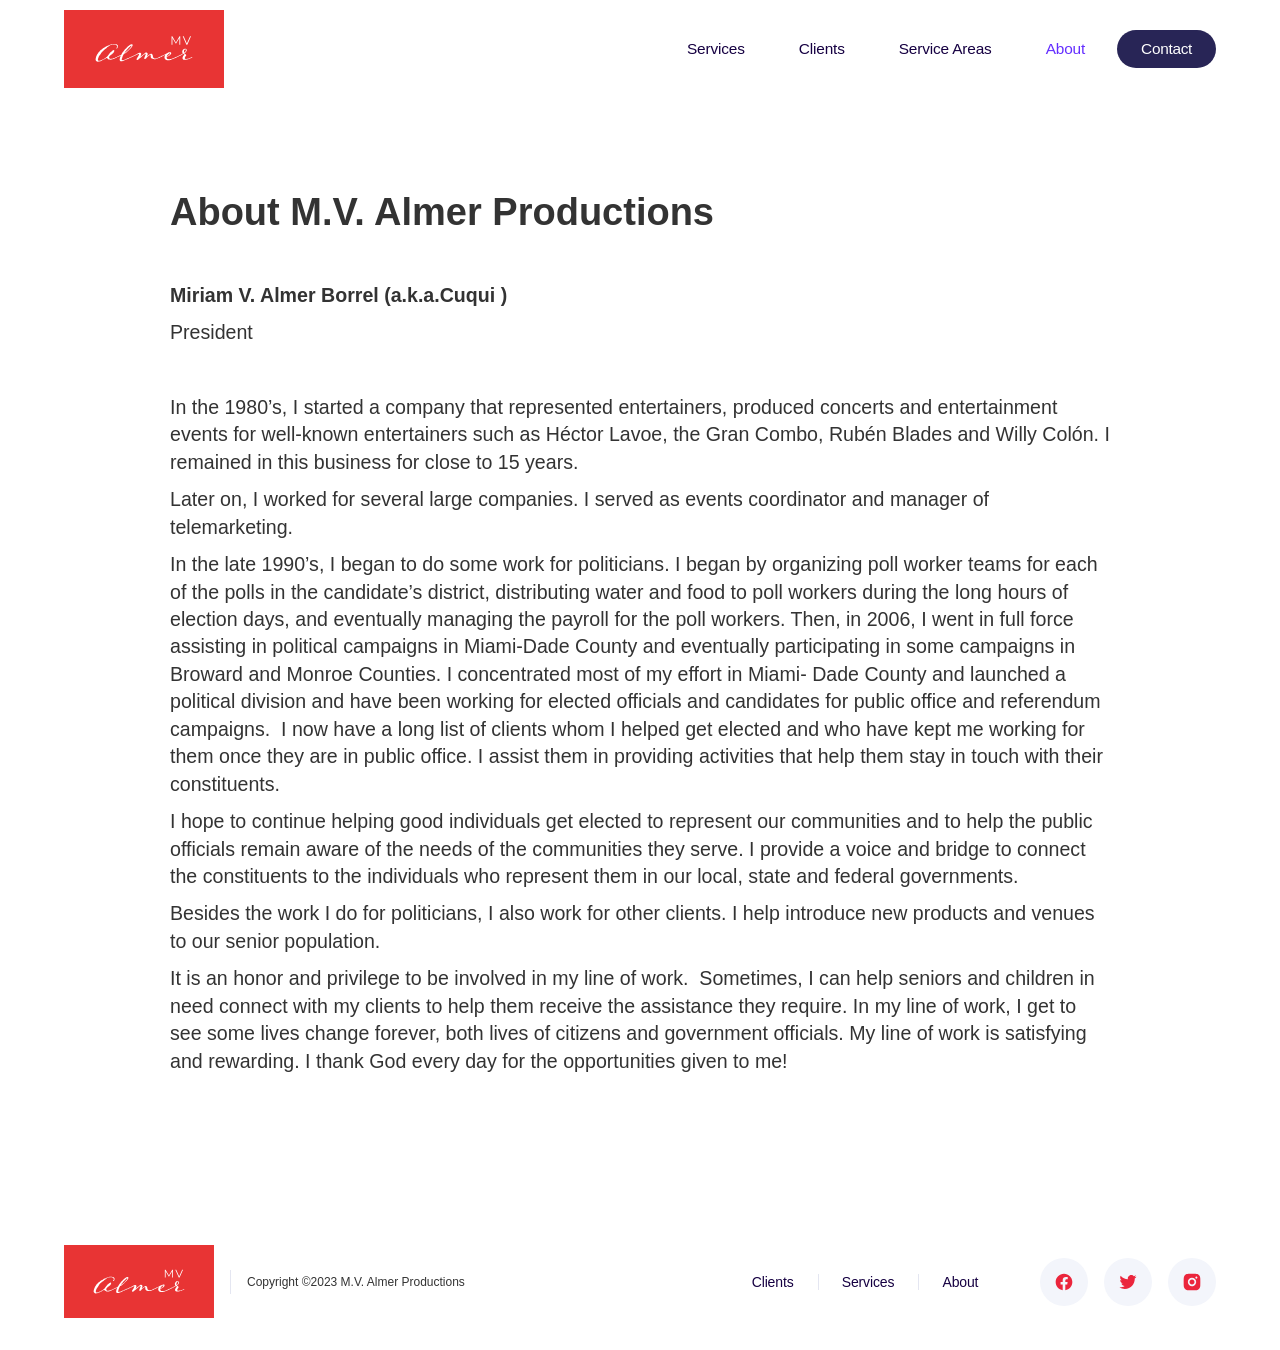
<file: about.html>
<!DOCTYPE html><!--  This site was created in Webflow. https://webflow.com  --><!--  Last Published: Thu May 08 2025 15:25:05 GMT+0000 (Coordinated Universal Time)  -->
<html data-wf-page="64272f734b6abc7a0436df66" data-wf-site="63e691702ec22ca449036b26">
<head>
  <meta charset="utf-8">
  <title>About</title>
  <meta content="About" property="og:title">
  <meta content="About" property="twitter:title">
  <meta content="width=device-width, initial-scale=1" name="viewport">
  <meta content="Webflow" name="generator">
  <meta http-equiv="Cache-Control" content="no-cache, no-store, must-revalidate">
  <meta http-equiv="Pragma" content="no-cache">
  <meta http-equiv="Expires" content="0">
  <link href="css/normalize.css?v=20261119" rel="stylesheet" type="text/css">
  <link href="css/webflow.css?v=20261119" rel="stylesheet" type="text/css">
  <link href="css/mvap.webflow.css?v=20261119" rel="stylesheet" type="text/css">
  <script type="text/javascript">!function(o,c){var n=c.documentElement,t=" w-mod-";n.className+=t+"js",("ontouchstart"in o||o.DocumentTouch&&c instanceof DocumentTouch)&&(n.className+=t+"touch")}(window,document);</script>
  <script type="text/javascript">!function(){var v="20261119";try{if("serviceWorker"in navigator){navigator.serviceWorker.getRegistrations().then(function(r){r.forEach(function(s){s.unregister()})})}if(window.caches){caches.keys().then(function(k){k.forEach(function(n){caches.delete(n)})})}if(localStorage.getItem("mvap_v")!==v){localStorage.setItem("mvap_v",v);fetch(location.href,{cache:"reload",credentials:"same-origin"}).catch(function(){})}}catch(e){}}();</script>
  <link href="images/favicon.ico?v=20261119" rel="shortcut icon" type="image/x-icon">
  <link href="images/webclip.png?v=20261119" rel="apple-touch-icon">
</head>
<body>
  <div data-collapse="medium" data-animation="default" data-duration="400" data-easing="ease" data-easing2="ease" role="banner" class="f-navigation w-nav">
    <div class="f-navigation-container">
      <div class="f-navigation-link-wrapper">
        <a href="#" class="f-navigation-logo-link w-inline-block"><img src="images/mv_almer_logo.svg" loading="lazy" width="160" alt=""></a>
      </div>
      <div class="f-navigation-content">
        <nav role="navigation" class="f-navigation-menu w-nav-menu">
          <a href="#" class="f-navigation-link w-nav-link">Services</a>
          <a href="#" class="f-navigation-link w-nav-link">Clients</a>
          <a href="#" class="f-navigation-link w-nav-link">Service Areas</a>
          <a href="about.html" aria-current="page" class="f-navigation-link w-nav-link w--current">About</a>
        </nav>
        <div class="f-navigation-menu-button w-nav-button">
          <div class="w-icon-nav-menu"></div>
        </div>
        <a href="#" class="f-navigation-button w-inline-block">
          <div>Contact</div>
        </a>
      </div>
    </div>
  </div>
  <main class="f-section-regular">
    <div class="w-container">
      <div class="w-richtext">
        <h1>About M.V. Almer Productions</h1>
        <p>‍</p>
        <p><strong>Miriam V. Almer Borrel (a.k.a.Cuqui ) </strong></p>
        <p>President</p>
        <p>‍</p>
        <p>In the 1980’s, I started a company that represented entertainers, produced concerts and entertainment events for well-known entertainers such as Héctor Lavoe, the Gran Combo, Rubén Blades and Willy Colón. I remained in this business for close to 15 years.</p>
        <p>Later on, I worked for several large companies. I served as events coordinator and manager of telemarketing. </p>
        <p>In the late 1990’s, I began to do some work for politicians. I began by organizing poll worker teams for each of the polls in the candidate’s district, distributing water and food to poll workers during the long hours of election days, and eventually managing the payroll for the poll workers. Then, in 2006, I went in full force assisting in political campaigns in Miami-Dade County and eventually participating in some campaigns in Broward and Monroe Counties. I concentrated most of my effort in Miami- Dade County and launched a political division and have been working for elected officials and candidates for public office and referendum campaigns.  I now have a long list of clients whom I helped get elected and who have kept me working for them once they are in public office. I assist them in providing activities that help them stay in touch with their constituents. </p>
        <p>I hope to continue helping good individuals get elected to represent our communities and to help the public officials remain aware of the needs of the communities they serve. I provide a voice and bridge to connect the constituents to the individuals who represent them in our local, state and federal governments. </p>
        <p>Besides the work I do for politicians, I also work for other clients. I help introduce new products and venues to our senior population. </p>
        <p>It is an honor and privilege to be involved in my line of work.  Sometimes, I can help seniors and children in need connect with my clients to help them receive the assistance they require. In my line of work, I get to see some lives change forever, both lives of citizens and government officials. My line of work is satisfying and rewarding. I thank God every day for the opportunities given to me!</p>
        <h2>‍</h2>
      </div>
    </div>
  </main>
  <div class="f-footer-small">
    <div class="f-container-large">
      <div class="f-footer-bottom">
        <div class="f-footer-brand">
          <a href="#" class="f-footer-logo-mark w-inline-block"><img src="images/mv_almer_logo.svg" loading="lazy" alt="" class="f-footer-logo-xs"></a>
          <div class="f-footer-line"></div>
          <p class="f-footer-detail">Copyright ©2023 M.V. Almer Productions</p>
        </div>
        <div class="f-footer-group">
          <div id="w-node-d170db23-38c7-af18-d5df-85851f8b47cd-1f8b47c3" class="f-footer-menu">
            <a href="#" class="f-footer-link w-inline-block">
              <div>Clients</div>
            </a>
            <div class="f-footer-vertical-divider"></div>
            <a href="#" class="f-footer-link w-inline-block">
              <div>Services</div>
            </a>
            <div class="f-footer-vertical-divider"></div>
            <a href="#" class="f-footer-link w-inline-block">
              <div>About</div>
            </a>
          </div>
          <div class="f-footer-social-row-large">
            <div class="f-footer-social-group">
              <a href="#" class="f-footer-social w-inline-block">
                <div class="f-icon-regular w-embed"><svg width="24" height="24" viewbox="0 0 24 24" fill="none" xmlns="http://www.w3.org/2000/svg">
                    <path d="M12.0001 3.6665C7.39758 3.6665 3.66675 7.39734 3.66675 11.9998C3.66675 16.159 6.71425 19.6065 10.6984 20.2323V14.4082H8.58175V11.9998H10.6984V10.164C10.6984 8.07567 11.9417 6.92234 13.8459 6.92234C14.7576 6.92234 15.7109 7.08484 15.7109 7.08484V9.13484H14.6609C13.6251 9.13484 13.3026 9.77734 13.3026 10.4365V11.9998H15.6134L15.2442 14.4082H13.3026V20.2323C17.2859 19.6073 20.3334 16.1582 20.3334 11.9998C20.3334 7.39734 16.6026 3.6665 12.0001 3.6665Z" fill="currentColor"></path>
                  </svg></div>
              </a>
              <a href="#" class="f-footer-social w-inline-block">
                <div class="f-icon-regular w-embed"><svg width="24" height="24" viewbox="0 0 24 24" fill="none" xmlns="http://www.w3.org/2000/svg">
                    <path d="M20.4683 6.71333C19.8321 6.99474 19.1574 7.17956 18.4666 7.26167C19.1947 6.82619 19.7397 6.14084 19.9999 5.33333C19.3166 5.74 18.5674 6.025 17.7866 6.17917C17.2621 5.61798 16.5669 5.2458 15.809 5.12049C15.0512 4.99517 14.2732 5.12374 13.596 5.48621C12.9187 5.84868 12.3802 6.42474 12.0642 7.12483C11.7481 7.82492 11.6722 8.60982 11.8483 9.3575C10.4625 9.28804 9.10686 8.92794 7.86933 8.30055C6.63179 7.67317 5.54003 6.79254 4.66492 5.71583C4.35516 6.24788 4.19238 6.85269 4.19326 7.46833C4.19326 8.67667 4.80826 9.74417 5.74326 10.3692C5.18993 10.3517 4.64878 10.2023 4.16492 9.93333V9.97667C4.16509 10.7814 4.44356 11.5613 4.95313 12.1842C5.46269 12.8071 6.17199 13.2346 6.96075 13.3942C6.4471 13.5334 5.90851 13.5539 5.38576 13.4542C5.60814 14.1469 6.04159 14.7527 6.62541 15.1868C7.20924 15.6208 7.9142 15.8615 8.64159 15.875C7.91866 16.4428 7.0909 16.8625 6.20566 17.1101C5.32041 17.3578 4.39503 17.4285 3.48242 17.3183C5.0755 18.3429 6.93 18.8868 8.82409 18.885C15.2349 18.885 18.7408 13.5742 18.7408 8.96833C18.7408 8.81833 18.7366 8.66667 18.7299 8.51833C19.4123 8.02514 20.0013 7.41418 20.4691 6.71417L20.4683 6.71333Z" fill="currentColor"></path>
                  </svg></div>
              </a>
              <a href="#" class="f-footer-social w-inline-block">
                <div class="f-icon-regular w-embed"><svg width="24" height="24" viewbox="0 0 24 24" fill="none" xmlns="http://www.w3.org/2000/svg">
                    <path d="M12.0001 3.6665C14.2642 3.6665 14.5467 3.67484 15.4351 3.7165C16.3226 3.75817 16.9267 3.89734 17.4584 4.104C18.0084 4.31567 18.4717 4.60234 18.9351 5.06484C19.3588 5.48142 19.6867 5.98533 19.8959 6.5415C20.1017 7.07234 20.2417 7.67734 20.2834 8.56484C20.3226 9.45317 20.3334 9.73567 20.3334 11.9998C20.3334 14.264 20.3251 14.5465 20.2834 15.4348C20.2417 16.3223 20.1017 16.9265 19.8959 17.4582C19.6873 18.0147 19.3594 18.5187 18.9351 18.9348C18.5184 19.3584 18.0145 19.6863 17.4584 19.8957C16.9276 20.1015 16.3226 20.2415 15.4351 20.2832C14.5467 20.3223 14.2642 20.3332 12.0001 20.3332C9.73592 20.3332 9.45341 20.3248 8.56508 20.2832C7.67758 20.2415 7.07341 20.1015 6.54175 19.8957C5.98535 19.6869 5.48135 19.359 5.06508 18.9348C4.64125 18.5183 4.31336 18.0144 4.10425 17.4582C3.89758 16.9273 3.75841 16.3223 3.71675 15.4348C3.67758 14.5465 3.66675 14.264 3.66675 11.9998C3.66675 9.73567 3.67508 9.45317 3.71675 8.56484C3.75841 7.6765 3.89758 7.07317 4.10425 6.5415C4.31278 5.98499 4.64075 5.48094 5.06508 5.06484C5.48147 4.64086 5.98544 4.31295 6.54175 4.104C7.07341 3.89734 7.67675 3.75817 8.56508 3.7165C9.45341 3.67734 9.73592 3.6665 12.0001 3.6665ZM12.0001 7.83317C10.895 7.83317 9.83521 8.27216 9.0538 9.05356C8.2724 9.83496 7.83342 10.8948 7.83342 11.9998C7.83342 13.1049 8.2724 14.1647 9.0538 14.9461C9.83521 15.7275 10.895 16.1665 12.0001 16.1665C13.1052 16.1665 14.165 15.7275 14.9464 14.9461C15.7278 14.1647 16.1667 13.1049 16.1667 11.9998C16.1667 10.8948 15.7278 9.83496 14.9464 9.05356C14.165 8.27216 13.1052 7.83317 12.0001 7.83317ZM17.4167 7.62484C17.4167 7.34857 17.307 7.08362 17.1117 6.88827C16.9163 6.69292 16.6513 6.58317 16.3751 6.58317C16.0988 6.58317 15.8339 6.69292 15.6385 6.88827C15.4432 7.08362 15.3334 7.34857 15.3334 7.62484C15.3334 7.9011 15.4432 8.16606 15.6385 8.36141C15.8339 8.55676 16.0988 8.6665 16.3751 8.6665C16.6513 8.6665 16.9163 8.55676 17.1117 8.36141C17.307 8.16606 17.4167 7.9011 17.4167 7.62484ZM12.0001 9.49984C12.6631 9.49984 13.299 9.76323 13.7678 10.2321C14.2367 10.7009 14.5001 11.3368 14.5001 11.9998C14.5001 12.6629 14.2367 13.2988 13.7678 13.7676C13.299 14.2364 12.6631 14.4998 12.0001 14.4998C11.337 14.4998 10.7012 14.2364 10.2323 13.7676C9.76347 13.2988 9.50008 12.6629 9.50008 11.9998C9.50008 11.3368 9.76347 10.7009 10.2323 10.2321C10.7012 9.76323 11.337 9.49984 12.0001 9.49984Z" fill="currentColor"></path>
                  </svg></div>
              </a>
            </div>
          </div>
        </div>
      </div>
    </div>
  </div>
  <script src="https://d3e54v103j8qbb.cloudfront.net/js/jquery-3.5.1.min.dc5e7f18c8.js?site=63e691702ec22ca449036b26" type="text/javascript" integrity="sha256-9/aliU8dGd2tb6OSsuzixeV4y/faTqgFtohetphbbj0=" crossorigin="anonymous"></script>
  <script src="js/webflow.js?v=20261119" type="text/javascript"></script>
</body>
</html>
</file>
<file: css/webflow.css>
@font-face {
  font-family: 'webflow-icons';
  src: url("[data-uri]") format('truetype');
  font-weight: normal;
  font-style: normal;
}
[class^="w-icon-"],
[class*=" w-icon-"] {
  /* use !important to prevent issues with browser extensions that change fonts */
  font-family: 'webflow-icons' !important;
  speak: none;
  font-style: normal;
  font-weight: normal;
  font-variant: normal;
  text-transform: none;
  line-height: 1;
  /* Better Font Rendering =========== */
  -webkit-font-smoothing: antialiased;
  -moz-osx-font-smoothing: grayscale;
}
.w-icon-slider-right:before {
  content: "\e600";
}
.w-icon-slider-left:before {
  content: "\e601";
}
.w-icon-nav-menu:before {
  content: "\e602";
}
.w-icon-arrow-down:before,
.w-icon-dropdown-toggle:before {
  content: "\e603";
}
.w-icon-file-upload-remove:before {
  content: "\e900";
}
.w-icon-file-upload-icon:before {
  content: "\e903";
}
* {
  -webkit-box-sizing: border-box;
  -moz-box-sizing: border-box;
  box-sizing: border-box;
}
html {
  height: 100%;
}
body {
  margin: 0;
  min-height: 100%;
  background-color: #fff;
  font-family: Arial, sans-serif;
  font-size: 14px;
  line-height: 20px;
  color: #333;
}
img {
  max-width: 100%;
  vertical-align: middle;
  display: inline-block;
}
html.w-mod-touch * {
  background-attachment: scroll !important;
}
.w-block {
  display: block;
}
.w-inline-block {
  max-width: 100%;
  display: inline-block;
}
.w-clearfix:before,
.w-clearfix:after {
  content: " ";
  display: table;
  grid-column-start: 1;
  grid-row-start: 1;
  grid-column-end: 2;
  grid-row-end: 2;
}
.w-clearfix:after {
  clear: both;
}
.w-hidden {
  display: none;
}
.w-button {
  display: inline-block;
  padding: 9px 15px;
  background-color: #3898EC;
  color: white;
  border: 0;
  line-height: inherit;
  text-decoration: none;
  cursor: pointer;
  border-radius: 0;
}
input.w-button {
  -webkit-appearance: button;
}
html[data-w-dynpage] [data-w-cloak] {
  color: transparent !important;
}
.w-code-block {
  margin: unset;
}
pre.w-code-block code {
  all: inherit;
}
.w-optimization {
  display: contents;
}
.w-webflow-badge,
.w-webflow-badge > img {
  box-sizing: unset;
  width: unset;
  height: unset;
  max-height: unset;
  max-width: unset;
  min-height: unset;
  min-width: unset;
  margin: unset;
  padding: unset;
  float: unset;
  clear: unset;
  border: unset;
  border-radius: unset;
  background: unset;
  background-image: unset;
  background-position: unset;
  background-size: unset;
  background-repeat: unset;
  background-origin: unset;
  background-clip: unset;
  background-attachment: unset;
  background-color: unset;
  box-shadow: unset;
  transform: unset;
  transition: unset;
  direction: unset;
  font-family: unset;
  font-weight: unset;
  color: unset;
  font-size: unset;
  line-height: unset;
  font-style: unset;
  font-variant: unset;
  text-align: unset;
  letter-spacing: unset;
  text-decoration: unset;
  text-indent: unset;
  text-transform: unset;
  list-style-type: unset;
  text-shadow: unset;
  vertical-align: unset;
  cursor: unset;
  white-space: unset;
  word-break: unset;
  word-spacing: unset;
  word-wrap: unset;
}
.w-webflow-badge {
  position: fixed !important;
  display: inline-block !important;
  visibility: visible !important;
  opacity: 1 !important;
  z-index: 2147483647 !important;
  top: auto !important;
  right: 12px !important;
  bottom: 12px !important;
  left: auto !important;
  color: #aaadb0 !important;
  background-color: #fff !important;
  border-radius: 3px !important;
  padding: 6px !important;
  font-size: 12px !important;
  line-height: 14px !important;
  text-decoration: none !important;
  transform: none !important;
  margin: 0 !important;
  width: auto !important;
  height: auto !important;
  overflow: unset !important;
  white-space: nowrap;
  box-shadow: 0 0 0 1px rgba(0, 0, 0, 0.1), 0px 1px 3px rgba(0, 0, 0, 0.1);
  cursor: pointer;
}
.w-webflow-badge > img {
  position: unset;
  display: inline-block !important;
  visibility: unset !important;
  opacity: 1 !important;
  vertical-align: middle !important;
}
h1,
h2,
h3,
h4,
h5,
h6 {
  font-weight: bold;
  margin-bottom: 10px;
}
h1 {
  font-size: 38px;
  line-height: 44px;
  margin-top: 20px;
}
h2 {
  font-size: 32px;
  line-height: 36px;
  margin-top: 20px;
}
h3 {
  font-size: 24px;
  line-height: 30px;
  margin-top: 20px;
}
h4 {
  font-size: 18px;
  line-height: 24px;
  margin-top: 10px;
}
h5 {
  font-size: 14px;
  line-height: 20px;
  margin-top: 10px;
}
h6 {
  font-size: 12px;
  line-height: 18px;
  margin-top: 10px;
}
p {
  margin-top: 0;
  margin-bottom: 10px;
}
blockquote {
  margin: 0 0 10px 0;
  padding: 10px 20px;
  border-left: 5px solid #E2E2E2;
  font-size: 18px;
  line-height: 22px;
}
figure {
  margin: 0;
  margin-bottom: 10px;
}
figcaption {
  margin-top: 5px;
  text-align: center;
}
ul,
ol {
  margin-top: 0px;
  margin-bottom: 10px;
  padding-left: 40px;
}
.w-list-unstyled {
  padding-left: 0;
  list-style: none;
}
.w-embed:before,
.w-embed:after {
  content: " ";
  display: table;
  grid-column-start: 1;
  grid-row-start: 1;
  grid-column-end: 2;
  grid-row-end: 2;
}
.w-embed:after {
  clear: both;
}
.w-video {
  width: 100%;
  position: relative;
  padding: 0;
}
.w-video iframe,
.w-video object,
.w-video embed {
  position: absolute;
  top: 0;
  left: 0;
  width: 100%;
  height: 100%;
  border: none;
}
fieldset {
  padding: 0;
  margin: 0;
  border: 0;
}
button,
[type='button'],
[type='reset'] {
  border: 0;
  cursor: pointer;
  -webkit-appearance: button;
}
.w-form {
  margin: 0 0 15px;
}
.w-form-done {
  display: none;
  padding: 20px;
  text-align: center;
  background-color: #dddddd;
}
.w-form-fail {
  display: none;
  margin-top: 10px;
  padding: 10px;
  background-color: #ffdede;
}
label {
  display: block;
  margin-bottom: 5px;
  font-weight: bold;
}
.w-input,
.w-select {
  display: block;
  width: 100%;
  height: 38px;
  padding: 8px 12px;
  margin-bottom: 10px;
  font-size: 14px;
  line-height: 1.42857143;
  color: #333333;
  vertical-align: middle;
  background-color: #ffffff;
  border: 1px solid #cccccc;
}
.w-input::placeholder,
.w-select::placeholder {
  color: #999;
}
.w-input:focus,
.w-select:focus {
  border-color: #3898EC;
  outline: 0;
}
.w-input[disabled],
.w-select[disabled],
.w-input[readonly],
.w-select[readonly],
fieldset[disabled] .w-input,
fieldset[disabled] .w-select {
  cursor: not-allowed;
}
.w-input[disabled]:not(.w-input-disabled),
.w-select[disabled]:not(.w-input-disabled),
.w-input[readonly],
.w-select[readonly],
fieldset[disabled]:not(.w-input-disabled) .w-input,
fieldset[disabled]:not(.w-input-disabled) .w-select {
  background-color: #eeeeee;
}
textarea.w-input,
textarea.w-select {
  height: auto;
}
.w-select {
  background-color: #f3f3f3;
}
.w-select[multiple] {
  height: auto;
}
.w-form-label {
  display: inline-block;
  cursor: pointer;
  font-weight: normal;
  margin-bottom: 0px;
}
.w-radio {
  display: block;
  margin-bottom: 5px;
  padding-left: 20px;
}
.w-radio:before,
.w-radio:after {
  content: " ";
  display: table;
  grid-column-start: 1;
  grid-row-start: 1;
  grid-column-end: 2;
  grid-row-end: 2;
}
.w-radio:after {
  clear: both;
}
.w-radio-input {
  margin: 4px 0 0;
  line-height: normal;
  float: left;
  margin-left: -20px;
}
.w-radio-input {
  margin-top: 3px;
}
.w-file-upload {
  display: block;
  margin-bottom: 10px;
}
.w-file-upload-input {
  width: 0.1px;
  height: 0.1px;
  opacity: 0;
  overflow: hidden;
  position: absolute;
  z-index: -100;
}
.w-file-upload-default,
.w-file-upload-uploading,
.w-file-upload-success {
  display: inline-block;
  color: #333333;
}
.w-file-upload-error {
  display: block;
  margin-top: 10px;
}
.w-file-upload-default.w-hidden,
.w-file-upload-uploading.w-hidden,
.w-file-upload-error.w-hidden,
.w-file-upload-success.w-hidden {
  display: none;
}
.w-file-upload-uploading-btn {
  display: flex;
  font-size: 14px;
  font-weight: normal;
  cursor: pointer;
  margin: 0;
  padding: 8px 12px;
  border: 1px solid #cccccc;
  background-color: #fafafa;
}
.w-file-upload-file {
  display: flex;
  flex-grow: 1;
  justify-content: space-between;
  margin: 0;
  padding: 8px 9px 8px 11px;
  border: 1px solid #cccccc;
  background-color: #fafafa;
}
.w-file-upload-file-name {
  font-size: 14px;
  font-weight: normal;
  display: block;
}
.w-file-remove-link {
  margin-top: 3px;
  margin-left: 10px;
  width: auto;
  height: auto;
  padding: 3px;
  display: block;
  cursor: pointer;
}
.w-icon-file-upload-remove {
  margin: auto;
  font-size: 10px;
}
.w-file-upload-error-msg {
  display: inline-block;
  color: #ea384c;
  padding: 2px 0;
}
.w-file-upload-info {
  display: inline-block;
  line-height: 38px;
  padding: 0 12px;
}
.w-file-upload-label {
  display: inline-block;
  font-size: 14px;
  font-weight: normal;
  cursor: pointer;
  margin: 0;
  padding: 8px 12px;
  border: 1px solid #cccccc;
  background-color: #fafafa;
}
.w-icon-file-upload-icon,
.w-icon-file-upload-uploading {
  display: inline-block;
  margin-right: 8px;
  width: 20px;
}
.w-icon-file-upload-uploading {
  height: 20px;
}
.w-container {
  margin-left: auto;
  margin-right: auto;
  max-width: 940px;
}
.w-container:before,
.w-container:after {
  content: " ";
  display: table;
  grid-column-start: 1;
  grid-row-start: 1;
  grid-column-end: 2;
  grid-row-end: 2;
}
.w-container:after {
  clear: both;
}
.w-container .w-row {
  margin-left: -10px;
  margin-right: -10px;
}
.w-row:before,
.w-row:after {
  content: " ";
  display: table;
  grid-column-start: 1;
  grid-row-start: 1;
  grid-column-end: 2;
  grid-row-end: 2;
}
.w-row:after {
  clear: both;
}
.w-row .w-row {
  margin-left: 0;
  margin-right: 0;
}
.w-col {
  position: relative;
  float: left;
  width: 100%;
  min-height: 1px;
  padding-left: 10px;
  padding-right: 10px;
}
.w-col .w-col {
  padding-left: 0;
  padding-right: 0;
}
.w-col-1 {
  width: 8.33333333%;
}
.w-col-2 {
  width: 16.66666667%;
}
.w-col-3 {
  width: 25%;
}
.w-col-4 {
  width: 33.33333333%;
}
.w-col-5 {
  width: 41.66666667%;
}
.w-col-6 {
  width: 50%;
}
.w-col-7 {
  width: 58.33333333%;
}
.w-col-8 {
  width: 66.66666667%;
}
.w-col-9 {
  width: 75%;
}
.w-col-10 {
  width: 83.33333333%;
}
.w-col-11 {
  width: 91.66666667%;
}
.w-col-12 {
  width: 100%;
}
.w-hidden-main {
  display: none !important;
}
@media screen and (max-width: 991px) {
  .w-container {
    max-width: 728px;
  }
  .w-hidden-main {
    display: inherit !important;
  }
  .w-hidden-medium {
    display: none !important;
  }
  .w-col-medium-1 {
    width: 8.33333333%;
  }
  .w-col-medium-2 {
    width: 16.66666667%;
  }
  .w-col-medium-3 {
    width: 25%;
  }
  .w-col-medium-4 {
    width: 33.33333333%;
  }
  .w-col-medium-5 {
    width: 41.66666667%;
  }
  .w-col-medium-6 {
    width: 50%;
  }
  .w-col-medium-7 {
    width: 58.33333333%;
  }
  .w-col-medium-8 {
    width: 66.66666667%;
  }
  .w-col-medium-9 {
    width: 75%;
  }
  .w-col-medium-10 {
    width: 83.33333333%;
  }
  .w-col-medium-11 {
    width: 91.66666667%;
  }
  .w-col-medium-12 {
    width: 100%;
  }
  .w-col-stack {
    width: 100%;
    left: auto;
    right: auto;
  }
}
@media screen and (max-width: 767px) {
  .w-hidden-main {
    display: inherit !important;
  }
  .w-hidden-medium {
    display: inherit !important;
  }
  .w-hidden-small {
    display: none !important;
  }
  .w-row,
  .w-container .w-row {
    margin-left: 0;
    margin-right: 0;
  }
  .w-col {
    width: 100%;
    left: auto;
    right: auto;
  }
  .w-col-small-1 {
    width: 8.33333333%;
  }
  .w-col-small-2 {
    width: 16.66666667%;
  }
  .w-col-small-3 {
    width: 25%;
  }
  .w-col-small-4 {
    width: 33.33333333%;
  }
  .w-col-small-5 {
    width: 41.66666667%;
  }
  .w-col-small-6 {
    width: 50%;
  }
  .w-col-small-7 {
    width: 58.33333333%;
  }
  .w-col-small-8 {
    width: 66.66666667%;
  }
  .w-col-small-9 {
    width: 75%;
  }
  .w-col-small-10 {
    width: 83.33333333%;
  }
  .w-col-small-11 {
    width: 91.66666667%;
  }
  .w-col-small-12 {
    width: 100%;
  }
}
@media screen and (max-width: 479px) {
  .w-container {
    max-width: none;
  }
  .w-hidden-main {
    display: inherit !important;
  }
  .w-hidden-medium {
    display: inherit !important;
  }
  .w-hidden-small {
    display: inherit !important;
  }
  .w-hidden-tiny {
    display: none !important;
  }
  .w-col {
    width: 100%;
  }
  .w-col-tiny-1 {
    width: 8.33333333%;
  }
  .w-col-tiny-2 {
    width: 16.66666667%;
  }
  .w-col-tiny-3 {
    width: 25%;
  }
  .w-col-tiny-4 {
    width: 33.33333333%;
  }
  .w-col-tiny-5 {
    width: 41.66666667%;
  }
  .w-col-tiny-6 {
    width: 50%;
  }
  .w-col-tiny-7 {
    width: 58.33333333%;
  }
  .w-col-tiny-8 {
    width: 66.66666667%;
  }
  .w-col-tiny-9 {
    width: 75%;
  }
  .w-col-tiny-10 {
    width: 83.33333333%;
  }
  .w-col-tiny-11 {
    width: 91.66666667%;
  }
  .w-col-tiny-12 {
    width: 100%;
  }
}
.w-widget {
  position: relative;
}
.w-widget-map {
  width: 100%;
  height: 400px;
}
.w-widget-map label {
  width: auto;
  display: inline;
}
.w-widget-map img {
  max-width: inherit;
}
.w-widget-map .gm-style-iw {
  text-align: center;
}
.w-widget-map .gm-style-iw > button {
  display: none !important;
}
.w-widget-twitter {
  overflow: hidden;
}
.w-widget-twitter-count-shim {
  display: inline-block;
  vertical-align: top;
  position: relative;
  width: 28px;
  height: 20px;
  text-align: center;
  background: white;
  border: #758696 solid 1px;
  border-radius: 3px;
}
.w-widget-twitter-count-shim * {
  pointer-events: none;
  user-select: none;
}
.w-widget-twitter-count-shim .w-widget-twitter-count-inner {
  position: relative;
  font-size: 15px;
  line-height: 12px;
  text-align: center;
  color: #999;
  font-family: serif;
}
.w-widget-twitter-count-shim .w-widget-twitter-count-clear {
  position: relative;
  display: block;
}
.w-widget-twitter-count-shim.w--large {
  width: 36px;
  height: 28px;
}
.w-widget-twitter-count-shim.w--large .w-widget-twitter-count-inner {
  font-size: 18px;
  line-height: 18px;
}
.w-widget-twitter-count-shim:not(.w--vertical) {
  margin-left: 5px;
  margin-right: 8px;
}
.w-widget-twitter-count-shim:not(.w--vertical).w--large {
  margin-left: 6px;
}
.w-widget-twitter-count-shim:not(.w--vertical):before,
.w-widget-twitter-count-shim:not(.w--vertical):after {
  top: 50%;
  left: 0;
  border: solid transparent;
  content: ' ';
  height: 0;
  width: 0;
  position: absolute;
  pointer-events: none;
}
.w-widget-twitter-count-shim:not(.w--vertical):before {
  border-color: rgba(117, 134, 150, 0);
  border-right-color: #5d6c7b;
  border-width: 4px;
  margin-left: -9px;
  margin-top: -4px;
}
.w-widget-twitter-count-shim:not(.w--vertical).w--large:before {
  border-width: 5px;
  margin-left: -10px;
  margin-top: -5px;
}
.w-widget-twitter-count-shim:not(.w--vertical):after {
  border-color: rgba(255, 255, 255, 0);
  border-right-color: white;
  border-width: 4px;
  margin-left: -8px;
  margin-top: -4px;
}
.w-widget-twitter-count-shim:not(.w--vertical).w--large:after {
  border-width: 5px;
  margin-left: -9px;
  margin-top: -5px;
}
.w-widget-twitter-count-shim.w--vertical {
  width: 61px;
  height: 33px;
  margin-bottom: 8px;
}
.w-widget-twitter-count-shim.w--vertical:before,
.w-widget-twitter-count-shim.w--vertical:after {
  top: 100%;
  left: 50%;
  border: solid transparent;
  content: ' ';
  height: 0;
  width: 0;
  position: absolute;
  pointer-events: none;
}
.w-widget-twitter-count-shim.w--vertical:before {
  border-color: rgba(117, 134, 150, 0);
  border-top-color: #5d6c7b;
  border-width: 5px;
  margin-left: -5px;
}
.w-widget-twitter-count-shim.w--vertical:after {
  border-color: rgba(255, 255, 255, 0);
  border-top-color: white;
  border-width: 4px;
  margin-left: -4px;
}
.w-widget-twitter-count-shim.w--vertical .w-widget-twitter-count-inner {
  font-size: 18px;
  line-height: 22px;
}
.w-widget-twitter-count-shim.w--vertical.w--large {
  width: 76px;
}
.w-background-video {
  position: relative;
  overflow: hidden;
  height: 500px;
  color: white;
}
.w-background-video > video {
  background-size: cover;
  background-position: 50% 50%;
  position: absolute;
  margin: auto;
  width: 100%;
  height: 100%;
  right: -100%;
  bottom: -100%;
  top: -100%;
  left: -100%;
  object-fit: cover;
  z-index: -100;
}
.w-background-video > video::-webkit-media-controls-start-playback-button {
  display: none !important;
  -webkit-appearance: none;
}
.w-background-video--control {
  position: absolute;
  bottom: 1em;
  right: 1em;
  background-color: transparent;
  padding: 0;
}
.w-background-video--control > [hidden] {
  display: none !important;
}
.w-slider {
  position: relative;
  height: 300px;
  text-align: center;
  background: #dddddd;
  clear: both;
  -webkit-tap-highlight-color: rgba(0, 0, 0, 0);
  tap-highlight-color: rgba(0, 0, 0, 0);
}
.w-slider-mask {
  position: relative;
  display: block;
  overflow: hidden;
  z-index: 1;
  left: 0;
  right: 0;
  height: 100%;
  white-space: nowrap;
}
.w-slide {
  position: relative;
  display: inline-block;
  vertical-align: top;
  width: 100%;
  height: 100%;
  white-space: normal;
  text-align: left;
}
.w-slider-nav {
  position: absolute;
  z-index: 2;
  top: auto;
  right: 0;
  bottom: 0;
  left: 0;
  margin: auto;
  padding-top: 10px;
  height: 40px;
  text-align: center;
  -webkit-tap-highlight-color: rgba(0, 0, 0, 0);
  tap-highlight-color: rgba(0, 0, 0, 0);
}
.w-slider-nav.w-round > div {
  border-radius: 100%;
}
.w-slider-nav.w-num > div {
  width: auto;
  height: auto;
  padding: 0.2em 0.5em;
  font-size: inherit;
  line-height: inherit;
}
.w-slider-nav.w-shadow > div {
  box-shadow: 0 0 3px rgba(51, 51, 51, 0.4);
}
.w-slider-nav-invert {
  color: #fff;
}
.w-slider-nav-invert > div {
  background-color: rgba(34, 34, 34, 0.4);
}
.w-slider-nav-invert > div.w-active {
  background-color: #222;
}
.w-slider-dot {
  position: relative;
  display: inline-block;
  width: 1em;
  height: 1em;
  background-color: rgba(255, 255, 255, 0.4);
  cursor: pointer;
  margin: 0 3px 0.5em;
  transition: background-color 100ms, color 100ms;
}
.w-slider-dot.w-active {
  background-color: #fff;
}
.w-slider-dot:focus {
  outline: none;
  box-shadow: 0px 0px 0px 2px #fff;
}
.w-slider-dot:focus.w-active {
  box-shadow: none;
}
.w-slider-arrow-left,
.w-slider-arrow-right {
  position: absolute;
  width: 80px;
  top: 0;
  right: 0;
  bottom: 0;
  left: 0;
  margin: auto;
  cursor: pointer;
  overflow: hidden;
  color: white;
  font-size: 40px;
  -webkit-tap-highlight-color: rgba(0, 0, 0, 0);
  tap-highlight-color: rgba(0, 0, 0, 0);
  user-select: none;
}
.w-slider-arrow-left [class^='w-icon-'],
.w-slider-arrow-right [class^='w-icon-'],
.w-slider-arrow-left [class*=' w-icon-'],
.w-slider-arrow-right [class*=' w-icon-'] {
  position: absolute;
}
.w-slider-arrow-left:focus,
.w-slider-arrow-right:focus {
  outline: 0;
}
.w-slider-arrow-left {
  z-index: 3;
  right: auto;
}
.w-slider-arrow-right {
  z-index: 4;
  left: auto;
}
.w-icon-slider-left,
.w-icon-slider-right {
  top: 0;
  right: 0;
  bottom: 0;
  left: 0;
  margin: auto;
  width: 1em;
  height: 1em;
}
.w-slider-aria-label {
  border: 0;
  clip: rect(0 0 0 0);
  height: 1px;
  margin: -1px;
  overflow: hidden;
  padding: 0;
  position: absolute;
  width: 1px;
}
.w-slider-force-show {
  display: block !important;
}
.w-dropdown {
  display: inline-block;
  position: relative;
  text-align: left;
  margin-left: auto;
  margin-right: auto;
  z-index: 900;
}
.w-dropdown-btn,
.w-dropdown-toggle,
.w-dropdown-link {
  position: relative;
  vertical-align: top;
  text-decoration: none;
  color: #222222;
  padding: 20px;
  text-align: left;
  margin-left: auto;
  margin-right: auto;
  white-space: nowrap;
}
.w-dropdown-toggle {
  user-select: none;
  display: inline-block;
  cursor: pointer;
  padding-right: 40px;
}
.w-dropdown-toggle:focus {
  outline: 0;
}
.w-icon-dropdown-toggle {
  position: absolute;
  top: 0;
  right: 0;
  bottom: 0;
  margin: auto;
  margin-right: 20px;
  width: 1em;
  height: 1em;
}
.w-dropdown-list {
  position: absolute;
  background: #dddddd;
  display: none;
  min-width: 100%;
}
.w-dropdown-list.w--open {
  display: block;
}
.w-dropdown-link {
  padding: 10px 20px;
  display: block;
  color: #222222;
}
.w-dropdown-link.w--current {
  color: #0082f3;
}
.w-dropdown-link:focus {
  outline: 0;
}
@media screen and (max-width: 767px) {
  .w-nav-brand {
    padding-left: 10px;
  }
}
/**
 * ## Note
 * Safari (on both iOS and OS X) does not handle viewport units (vh, vw) well.
 * For example percentage units do not work on descendants of elements that
 * have any dimensions expressed in viewport units. It also doesn’t handle them at
 * all in `calc()`.
 */
/**
 * Wrapper around all lightbox elements
 *
 * 1. Since the lightbox can receive focus, IE also gives it an outline.
 * 2. Fixes flickering on Chrome when a transition is in progress
 *    underneath the lightbox.
 */
.w-lightbox-backdrop {
  cursor: auto;
  font-style: normal;
  letter-spacing: normal;
  list-style: disc;
  text-indent: 0;
  text-shadow: none;
  text-transform: none;
  visibility: visible;
  white-space: normal;
  word-break: normal;
  word-spacing: normal;
  word-wrap: normal;
  position: fixed;
  top: 0;
  right: 0;
  bottom: 0;
  left: 0;
  color: #fff;
  font-family: "Helvetica Neue", Helvetica, Ubuntu, "Segoe UI", Verdana, sans-serif;
  font-size: 17px;
  line-height: 1.2;
  font-weight: 300;
  text-align: center;
  background: rgba(0, 0, 0, 0.9);
  z-index: 2000;
  outline: 0;
  /* 1 */
  opacity: 0;
  -webkit-user-select: none;
  -moz-user-select: none;
  -webkit-tap-highlight-color: transparent;
  -webkit-transform: translate(0, 0);
  /* 2 */
}
/**
 * Neat trick to bind the rubberband effect to our canvas instead of the whole
 * document on iOS. It also prevents a bug that causes the document underneath to scroll.
 */
.w-lightbox-backdrop,
.w-lightbox-container {
  height: 100%;
  overflow: auto;
  -webkit-overflow-scrolling: touch;
}
.w-lightbox-content {
  position: relative;
  height: 100vh;
  overflow: hidden;
}
.w-lightbox-view {
  position: absolute;
  width: 100vw;
  height: 100vh;
  opacity: 0;
}
.w-lightbox-view:before {
  content: "";
  height: 100vh;
}
/* .w-lightbox-content */
.w-lightbox-group,
.w-lightbox-group .w-lightbox-view,
.w-lightbox-group .w-lightbox-view:before {
  height: 86vh;
}
.w-lightbox-frame,
.w-lightbox-view:before {
  display: inline-block;
  vertical-align: middle;
}
/*
 * 1. Remove default margin set by user-agent on the <figure> element.
 */
.w-lightbox-figure {
  position: relative;
  margin: 0;
  /* 1 */
}
.w-lightbox-group .w-lightbox-figure {
  cursor: pointer;
}
/**
 * IE adds image dimensions as width and height attributes on the IMG tag,
 * but we need both width and height to be set to auto to enable scaling.
 */
.w-lightbox-img {
  width: auto;
  height: auto;
  max-width: none;
}
/**
 * 1. Reset if style is set by user on "All Images"
 */
.w-lightbox-image {
  display: block;
  float: none;
  /* 1 */
  max-width: 100vw;
  max-height: 100vh;
}
.w-lightbox-group .w-lightbox-image {
  max-height: 86vh;
}
.w-lightbox-caption {
  position: absolute;
  right: 0;
  bottom: 0;
  left: 0;
  padding: 0.5em 1em;
  background: rgba(0, 0, 0, 0.4);
  text-align: left;
  text-overflow: ellipsis;
  white-space: nowrap;
  overflow: hidden;
}
.w-lightbox-embed {
  position: absolute;
  top: 0;
  right: 0;
  bottom: 0;
  left: 0;
  width: 100%;
  height: 100%;
}
.w-lightbox-control {
  position: absolute;
  top: 0;
  width: 4em;
  background-size: 24px;
  background-repeat: no-repeat;
  background-position: center;
  cursor: pointer;
  -webkit-transition: all 0.3s;
  transition: all 0.3s;
}
.w-lightbox-left {
  display: none;
  bottom: 0;
  left: 0;
  /* <svg xmlns="http://www.w3.org/2000/svg" viewBox="-20 0 24 40" width="24" height="40"><g transform="rotate(45)"><path d="m0 0h5v23h23v5h-28z" opacity=".4"/><path d="m1 1h3v23h23v3h-26z" fill="#fff"/></g></svg> */
  background-image: url("[data-uri]");
}
.w-lightbox-right {
  display: none;
  right: 0;
  bottom: 0;
  /* <svg xmlns="http://www.w3.org/2000/svg" viewBox="-4 0 24 40" width="24" height="40"><g transform="rotate(45)"><path d="m0-0h28v28h-5v-23h-23z" opacity=".4"/><path d="m1 1h26v26h-3v-23h-23z" fill="#fff"/></g></svg> */
  background-image: url("[data-uri]");
}
/*
 * Without specifying the with and height inside the SVG, all versions of IE render the icon too small.
 * The bug does not seem to manifest itself if the elements are tall enough such as the above arrows.
 * (http://stackoverflow.com/questions/16092114/background-size-differs-in-internet-explorer)
 */
.w-lightbox-close {
  right: 0;
  height: 2.6em;
  /* <svg xmlns="http://www.w3.org/2000/svg" viewBox="-4 0 18 17" width="18" height="17"><g transform="rotate(45)"><path d="m0 0h7v-7h5v7h7v5h-7v7h-5v-7h-7z" opacity=".4"/><path d="m1 1h7v-7h3v7h7v3h-7v7h-3v-7h-7z" fill="#fff"/></g></svg> */
  background-image: url("[data-uri]");
  background-size: 18px;
}
/**
 * 1. All IE versions add extra space at the bottom without this.
 */
.w-lightbox-strip {
  position: absolute;
  bottom: 0;
  left: 0;
  right: 0;
  padding: 0 1vh;
  line-height: 0;
  /* 1 */
  white-space: nowrap;
  overflow-x: auto;
  overflow-y: hidden;
}
/*
 * 1. We use content-box to avoid having to do `width: calc(10vh + 2vw)`
 *    which doesn’t work in Safari anyway.
 * 2. Chrome renders images pixelated when switching to GPU. Making sure
 *    the parent is also rendered on the GPU (by setting translate3d for
 *    example) fixes this behavior.
 */
.w-lightbox-item {
  display: inline-block;
  width: 10vh;
  padding: 2vh 1vh;
  box-sizing: content-box;
  /* 1 */
  cursor: pointer;
  -webkit-transform: translate3d(0, 0, 0);
  /* 2 */
}
.w-lightbox-active {
  opacity: 0.3;
}
.w-lightbox-thumbnail {
  position: relative;
  height: 10vh;
  background: #222;
  overflow: hidden;
}
.w-lightbox-thumbnail-image {
  position: absolute;
  top: 0;
  left: 0;
}
.w-lightbox-thumbnail .w-lightbox-tall {
  top: 50%;
  width: 100%;
  -webkit-transform: translate(0, -50%);
  transform: translate(0, -50%);
}
.w-lightbox-thumbnail .w-lightbox-wide {
  left: 50%;
  height: 100%;
  -webkit-transform: translate(-50%, 0);
  transform: translate(-50%, 0);
}
/*
 * Spinner
 *
 * Absolute pixel values are used to avoid rounding errors that would cause
 * the white spinning element to be misaligned with the track.
 */
.w-lightbox-spinner {
  position: absolute;
  top: 50%;
  left: 50%;
  box-sizing: border-box;
  width: 40px;
  height: 40px;
  margin-top: -20px;
  margin-left: -20px;
  border: 5px solid rgba(0, 0, 0, 0.4);
  border-radius: 50%;
  -webkit-animation: spin 0.8s infinite linear;
  animation: spin 0.8s infinite linear;
}
.w-lightbox-spinner:after {
  content: "";
  position: absolute;
  top: -4px;
  right: -4px;
  bottom: -4px;
  left: -4px;
  border: 3px solid transparent;
  border-bottom-color: #fff;
  border-radius: 50%;
}
/*
 * Utility classes
 */
.w-lightbox-hide {
  display: none;
}
.w-lightbox-noscroll {
  overflow: hidden;
}
@media (min-width: 768px) {
  .w-lightbox-content {
    height: 96vh;
    margin-top: 2vh;
  }
  .w-lightbox-view,
  .w-lightbox-view:before {
    height: 96vh;
  }
  /* .w-lightbox-content */
  .w-lightbox-group,
  .w-lightbox-group .w-lightbox-view,
  .w-lightbox-group .w-lightbox-view:before {
    height: 84vh;
  }
  .w-lightbox-image {
    max-width: 96vw;
    max-height: 96vh;
  }
  .w-lightbox-group .w-lightbox-image {
    max-width: 82.3vw;
    max-height: 84vh;
  }
  .w-lightbox-left,
  .w-lightbox-right {
    display: block;
    opacity: 0.5;
  }
  .w-lightbox-close {
    opacity: 0.8;
  }
  .w-lightbox-control:hover {
    opacity: 1;
  }
}
.w-lightbox-inactive,
.w-lightbox-inactive:hover {
  opacity: 0;
}
.w-richtext:before,
.w-richtext:after {
  content: " ";
  display: table;
  grid-column-start: 1;
  grid-row-start: 1;
  grid-column-end: 2;
  grid-row-end: 2;
}
.w-richtext:after {
  clear: both;
}
.w-richtext[contenteditable="true"]:before,
.w-richtext[contenteditable="true"]:after {
  white-space: initial;
}
.w-richtext ol,
.w-richtext ul {
  overflow: hidden;
}
.w-richtext .w-richtext-figure-selected.w-richtext-figure-type-video div:after,
.w-richtext .w-richtext-figure-selected[data-rt-type="video"] div:after {
  outline: 2px solid #2895f7;
}
.w-richtext .w-richtext-figure-selected.w-richtext-figure-type-image div,
.w-richtext .w-richtext-figure-selected[data-rt-type="image"] div {
  outline: 2px solid #2895f7;
}
.w-richtext figure.w-richtext-figure-type-video > div:after,
.w-richtext figure[data-rt-type="video"] > div:after {
  content: '';
  position: absolute;
  display: none;
  left: 0;
  top: 0;
  right: 0;
  bottom: 0;
}
.w-richtext figure {
  position: relative;
  max-width: 60%;
}
.w-richtext figure > div:before {
  cursor: default!important;
}
.w-richtext figure img {
  width: 100%;
}
.w-richtext figure figcaption.w-richtext-figcaption-placeholder {
  opacity: 0.6;
}
.w-richtext figure div {
  /* fix incorrectly sized selection border in the data manager */
  font-size: 0px;
  color: transparent;
}
.w-richtext figure.w-richtext-figure-type-image,
.w-richtext figure[data-rt-type="image"] {
  display: table;
}
.w-richtext figure.w-richtext-figure-type-image > div,
.w-richtext figure[data-rt-type="image"] > div {
  display: inline-block;
}
.w-richtext figure.w-richtext-figure-type-image > figcaption,
.w-richtext figure[data-rt-type="image"] > figcaption {
  display: table-caption;
  caption-side: bottom;
}
.w-richtext figure.w-richtext-figure-type-video,
.w-richtext figure[data-rt-type="video"] {
  width: 60%;
  height: 0;
}
.w-richtext figure.w-richtext-figure-type-video iframe,
.w-richtext figure[data-rt-type="video"] iframe {
  position: absolute;
  top: 0;
  left: 0;
  width: 100%;
  height: 100%;
}
.w-richtext figure.w-richtext-figure-type-video > div,
.w-richtext figure[data-rt-type="video"] > div {
  width: 100%;
}
.w-richtext figure.w-richtext-align-center {
  margin-right: auto;
  margin-left: auto;
  clear: both;
}
.w-richtext figure.w-richtext-align-center.w-richtext-figure-type-image > div,
.w-richtext figure.w-richtext-align-center[data-rt-type="image"] > div {
  max-width: 100%;
}
.w-richtext figure.w-richtext-align-normal {
  clear: both;
}
.w-richtext figure.w-richtext-align-fullwidth {
  width: 100%;
  max-width: 100%;
  text-align: center;
  clear: both;
  display: block;
  margin-right: auto;
  margin-left: auto;
}
.w-richtext figure.w-richtext-align-fullwidth > div {
  display: inline-block;
  /* padding-bottom is used for aspect ratios in video figures
      we want the div to inherit that so hover/selection borders in the designer-canvas
      fit right*/
  padding-bottom: inherit;
}
.w-richtext figure.w-richtext-align-fullwidth > figcaption {
  display: block;
}
.w-richtext figure.w-richtext-align-floatleft {
  float: left;
  margin-right: 15px;
  clear: none;
}
.w-richtext figure.w-richtext-align-floatright {
  float: right;
  margin-left: 15px;
  clear: none;
}
.w-nav {
  position: relative;
  background: #dddddd;
  z-index: 1000;
}
.w-nav:before,
.w-nav:after {
  content: " ";
  display: table;
  grid-column-start: 1;
  grid-row-start: 1;
  grid-column-end: 2;
  grid-row-end: 2;
}
.w-nav:after {
  clear: both;
}
.w-nav-brand {
  position: relative;
  float: left;
  text-decoration: none;
  color: #333333;
}
.w-nav-link {
  position: relative;
  display: inline-block;
  vertical-align: top;
  text-decoration: none;
  color: #222222;
  padding: 20px;
  text-align: left;
  margin-left: auto;
  margin-right: auto;
}
.w-nav-link.w--current {
  color: #0082f3;
}
.w-nav-menu {
  position: relative;
  float: right;
}
[data-nav-menu-open] {
  display: block !important;
  position: absolute;
  top: 100%;
  left: 0;
  right: 0;
  background: #C8C8C8;
  text-align: center;
  overflow: visible;
  min-width: 200px;
}
.w--nav-link-open {
  display: block;
  position: relative;
}
.w-nav-overlay {
  position: absolute;
  overflow: hidden;
  display: none;
  top: 100%;
  left: 0;
  right: 0;
  width: 100%;
}
.w-nav-overlay [data-nav-menu-open] {
  top: 0;
}
.w-nav[data-animation='over-left'] .w-nav-overlay {
  width: auto;
}
.w-nav[data-animation='over-left'] .w-nav-overlay,
.w-nav[data-animation='over-left'] [data-nav-menu-open] {
  right: auto;
  z-index: 1;
  top: 0;
}
.w-nav[data-animation='over-right'] .w-nav-overlay {
  width: auto;
}
.w-nav[data-animation='over-right'] .w-nav-overlay,
.w-nav[data-animation='over-right'] [data-nav-menu-open] {
  left: auto;
  z-index: 1;
  top: 0;
}
.w-nav-button {
  position: relative;
  float: right;
  padding: 18px;
  font-size: 24px;
  display: none;
  cursor: pointer;
  -webkit-tap-highlight-color: rgba(0, 0, 0, 0);
  tap-highlight-color: rgba(0, 0, 0, 0);
  user-select: none;
}
.w-nav-button:focus {
  outline: 0;
}
.w-nav-button.w--open {
  background-color: #C8C8C8;
  color: white;
}
.w-nav[data-collapse='all'] .w-nav-menu {
  display: none;
}
.w-nav[data-collapse='all'] .w-nav-button {
  display: block;
}
.w--nav-dropdown-open {
  display: block;
}
.w--nav-dropdown-toggle-open {
  display: block;
}
.w--nav-dropdown-list-open {
  position: static;
}
@media screen and (max-width: 991px) {
  .w-nav[data-collapse='medium'] .w-nav-menu {
    display: none;
  }
  .w-nav[data-collapse='medium'] .w-nav-button {
    display: block;
  }
}
@media screen and (max-width: 767px) {
  .w-nav[data-collapse='small'] .w-nav-menu {
    display: none;
  }
  .w-nav[data-collapse='small'] .w-nav-button {
    display: block;
  }
  .w-nav-brand {
    padding-left: 10px;
  }
}
@media screen and (max-width: 479px) {
  .w-nav[data-collapse='tiny'] .w-nav-menu {
    display: none;
  }
  .w-nav[data-collapse='tiny'] .w-nav-button {
    display: block;
  }
}
.w-tabs {
  position: relative;
}
.w-tabs:before,
.w-tabs:after {
  content: " ";
  display: table;
  grid-column-start: 1;
  grid-row-start: 1;
  grid-column-end: 2;
  grid-row-end: 2;
}
.w-tabs:after {
  clear: both;
}
.w-tab-menu {
  position: relative;
}
.w-tab-link {
  position: relative;
  display: inline-block;
  vertical-align: top;
  text-decoration: none;
  padding: 9px 30px;
  text-align: left;
  cursor: pointer;
  color: #222222;
  background-color: #dddddd;
}
.w-tab-link.w--current {
  background-color: #C8C8C8;
}
.w-tab-link:focus {
  outline: 0;
}
.w-tab-content {
  position: relative;
  display: block;
  overflow: hidden;
}
.w-tab-pane {
  position: relative;
  display: none;
}
.w--tab-active {
  display: block;
}
@media screen and (max-width: 479px) {
  .w-tab-link {
    display: block;
  }
}
.w-ix-emptyfix:after {
  content: "";
}
@keyframes spin {
  0% {
    transform: rotate(0deg);
  }
  100% {
    transform: rotate(360deg);
  }
}
.w-dyn-empty {
  padding: 10px;
  background-color: #dddddd;
}
.w-dyn-hide {
  display: none !important;
}
.w-dyn-bind-empty {
  display: none !important;
}
.w-condition-invisible {
  display: none !important;
}
.wf-layout-layout {
  display: grid;
}
</file>
<file: css/mvap.webflow.css>
:root {
  --flowui-component-library-gray-700: #282556;
  --flowui-component-library-white: white;
  --crimson: #eb253c;
  --flowui-component-library-gray-200: #f3f5fb;
  --flowui-component-library-grey-600: #393b6a;
  --flowui-component-library-gray-900: #160042;
  --flowui-component-library-primary-base: #642eff;
  --flowui-component-library-gray-100: #f7f9fd;
  --flowui-component-library-grey-300: #e4e6f1;
  --flowui-component-library-gray-500: #6b7094;
  --flowui-component-library-error-lighter: #fceff0;
  --flowui-component-library-error-darker: #5b0b11;
  --flowui-component-library-success-lighter: #ebfff6;
  --flowui-component-library-success-darker: #006638;
  --flowui-component-library-gray-400: #b6b9ce;
}

.w-layout-grid {
  grid-row-gap: 16px;
  grid-column-gap: 16px;
  grid-template-rows: auto auto;
  grid-template-columns: 1fr 1fr;
  grid-auto-columns: 1fr;
  display: grid;
}

p {
  margin-bottom: 10px;
  font-size: 1.4em;
  line-height: 1.4em;
}

a {
  text-decoration: underline;
}

li {
  margin-bottom: 5px;
  font-size: 1.4em;
}

.f-navigation-button {
  background-color: var(--flowui-component-library-gray-700);
  outline-offset: 0px;
  color: var(--flowui-component-library-white);
  text-align: center;
  letter-spacing: -.02em;
  border-radius: 48px;
  outline: 2px solid #0000;
  justify-content: center;
  align-items: center;
  padding: 8px 24px;
  font-size: 1.1em;
  font-weight: 500;
  line-height: 1.4em;
  text-decoration: none;
  transition: all .2s;
  display: flex;
}

.f-navigation-button:hover {
  background-color: var(--crimson);
}

.f-navigation-link {
  color: var(--flowui-component-library-gray-900);
  letter-spacing: -.01em;
  white-space: nowrap;
  background-color: #0000;
  border-radius: 50px;
  padding: 8px 24px;
  font-size: 1.1em;
  font-weight: 500;
  line-height: 1.4em;
  text-decoration: none;
  transition: all .35s;
}

.f-navigation-link:hover {
  background-color: var(--flowui-component-library-gray-200);
  color: var(--flowui-component-library-gray-900);
}

.f-navigation-link.w--current {
  color: var(--flowui-component-library-primary-base);
}

.f-navigation-menu {
  grid-column-gap: 6px;
  align-items: center;
  display: flex;
  position: static;
}

.f-navigation-content {
  grid-column-gap: 8px;
  align-items: center;
  display: flex;
}

.f-navigation-dropdown-link {
  background-color: #fff;
  padding-top: 8px;
  padding-bottom: 8px;
  padding-left: 24px;
  font-size: 1.1em;
  line-height: 1.4em;
  transition: background-color .3s;
}

.f-navigation-dropdown-link:hover {
  background-color: var(--flowui-component-library-gray-100);
}

.f-navigation-dropdown-list, .f-navigation-dropdown-list.w--open {
  background-color: #fff;
}

.f-icon-regular {
  color: var(--crimson);
  justify-content: center;
  align-items: center;
  width: 24px;
  height: 24px;
  transition: color .2s;
  display: flex;
}

.f-navigation-language-dropdown-toggle {
  grid-column-gap: 8px;
  border-left: 1px solid var(--flowui-component-library-grey-300);
  letter-spacing: -.02em;
  padding: 4px 24px;
  font-size: 1.1em;
  font-weight: 500;
  line-height: 1.4em;
  display: flex;
}

.f-navigation-dropdown {
  margin-left: 0;
  margin-right: 0;
  font-weight: 500;
}

.f-navigation-link-wrapper {
  align-items: center;
  display: flex;
}

.f-navigation-container {
  justify-content: space-between;
  align-items: center;
  width: 100%;
  max-width: 1280px;
  margin-left: auto;
  margin-right: auto;
  display: flex;
}

.f-navigation {
  background-color: #fff;
  align-items: center;
  width: 100%;
  min-height: 88px;
  padding: 10px 5%;
  display: flex;
}

.body {
  font-family: system-ui, -apple-system, BlinkMacSystemFont, Segoe UI, Roboto, Oxygen, Ubuntu, Cantarell, Fira Sans, Droid Sans, Helvetica Neue, sans-serif;
}

.f-paragraph-small {
  letter-spacing: -.01em;
  margin-bottom: 0;
  font-size: 14px;
  line-height: 1.8;
}

.f-sub-heading-large {
  color: var(--flowui-component-library-gray-900);
  letter-spacing: -.02em;
  font-size: 24px;
  font-weight: 700;
  line-height: 32px;
}

.f-margin-bottom-08 {
  margin-bottom: 8px;
}

.f-feature-icon-wrapper {
  background-color: var(--flowui-component-library-gray-100);
  border-radius: 8px;
  width: 72px;
  min-width: 72px;
  height: 72px;
  min-height: 72px;
  margin-bottom: 32px;
  padding: 16px;
}

.f-grid-four-columns {
  grid-column-gap: 40px;
  grid-row-gap: 40px;
  grid-template-rows: auto;
  grid-template-columns: 1fr 1fr 1fr 1fr;
}

.f-paragraph-large {
  letter-spacing: -.02em;
  margin-bottom: 0;
  font-size: 18px;
  line-height: 32px;
}

.f-h3-heading {
  color: var(--flowui-component-library-gray-900);
  letter-spacing: -.02em;
  margin-top: 0;
  margin-bottom: 0;
  font-size: 48px;
  line-height: 1.2;
}

.f-margin-bottom-16 {
  margin-bottom: 16px;
}

.f-heading-detail-small {
  color: var(--flowui-component-library-gray-500);
  letter-spacing: .08em;
  text-transform: uppercase;
  font-size: 14px;
  font-weight: 700;
  line-height: 24px;
}

.f-title-wrapper-center {
  z-index: 5;
  text-align: center;
  flex-direction: column;
  justify-content: center;
  align-items: center;
  width: 100%;
  max-width: 580px;
  margin-left: auto;
  margin-right: auto;
  display: flex;
  position: relative;
}

.f-title-wrapper-center.margin-bottom-48 {
  margin-bottom: 48px;
}

.f-margin-bottom-128 {
  margin-bottom: 128px;
}

.f-container-regular {
  width: 100%;
  max-width: 1140px;
  margin-left: auto;
  margin-right: auto;
  position: relative;
}

.f-section-large {
  padding: 92px 5%;
  position: relative;
}

.f-paragraph-regular {
  letter-spacing: -.02em;
  margin-bottom: 0;
  font-size: 16px;
  line-height: 1.8;
}

.f-paragraph-regular.f-text-weight-medium, .f-text-weight-medium {
  font-weight: 500;
}

.f-sub-heading-regular {
  color: var(--flowui-component-library-gray-900);
  letter-spacing: -.03em;
  font-size: 20px;
  font-weight: 700;
  line-height: 1.5;
}

.f-feature-icon-round {
  background-color: #fff;
  border-radius: 100%;
  flex: none;
  justify-content: center;
  align-items: center;
  width: 80px;
  height: 80px;
  padding: 16px;
  display: flex;
  box-shadow: 23px 23px 48px -8px #1600420a;
}

.f-feature-card-outline {
  grid-column-gap: 24px;
  grid-row-gap: 24px;
  border: 1px solid var(--flowui-component-library-gray-200);
  border-radius: 12px;
  align-items: center;
  width: 100%;
  max-width: 350px;
  padding: 32px;
  transition: background-color .4s;
  display: flex;
}

.f-feature-card-outline:hover {
  background-color: var(--flowui-component-library-gray-100);
}

.f-feature-card-wrapper {
  grid-column-gap: 40px;
  grid-row-gap: 40px;
  flex-wrap: wrap;
  justify-content: center;
  display: flex;
}

.f-margin-bottom-64 {
  margin-bottom: 64px;
}

.f-image-cover {
  object-fit: cover;
  width: 100%;
  height: 100%;
}

.f-content-image-wrapper-large {
  border-radius: 12px;
  width: 100%;
  max-width: 450px;
  height: 460px;
  overflow: hidden;
}

.f-button-neutral {
  background-color: var(--flowui-component-library-gray-700);
  color: var(--flowui-component-library-white);
  text-align: center;
  letter-spacing: -.02em;
  border-radius: 50px;
  justify-content: center;
  align-items: center;
  min-height: 48px;
  padding: 12px 32px;
  font-size: 14px;
  font-weight: 500;
  text-decoration: none;
  transition: background-color .3s;
  display: flex;
}

.f-button-neutral:hover {
  background-color: var(--crimson);
}

.f-button-wrapper {
  grid-column-gap: 16px;
  grid-row-gap: 16px;
  flex-wrap: wrap;
  align-items: center;
  display: flex;
}

.f-content-list-item {
  grid-column-gap: 16px;
  color: var(--flowui-component-library-gray-900);
  align-items: center;
  display: flex;
}

.f-content-list-wrapper {
  grid-row-gap: 12px;
  flex-direction: column;
  margin-top: 32px;
  margin-bottom: 42px;
  display: flex;
}

.f-h2-heading {
  color: var(--flowui-component-library-gray-900);
  letter-spacing: -.04em;
  margin-top: 0;
  margin-bottom: 0;
  font-size: 56px;
  line-height: 1.2;
}

.f-margin-bottom-12 {
  margin-bottom: 12px;
}

.f-grid-two-column {
  grid-column-gap: 40px;
  grid-row-gap: 40px;
  grid-template-rows: auto;
  grid-template-columns: 1fr 1fr;
  align-items: center;
}

.f-avatar-image {
  object-fit: cover;
  width: 100%;
  height: 100%;
}

.f-testimonial-avatar-small {
  background-color: var(--flowui-component-library-gray-200);
  border-radius: 100px;
  justify-content: center;
  align-items: center;
  width: 48px;
  min-width: 48px;
  height: 48px;
  min-height: 48px;
  display: flex;
  position: relative;
  overflow: hidden;
}

.f-testimonial-author {
  grid-column-gap: 16px;
  align-items: center;
  text-decoration: none;
  display: flex;
}

.f-testimonial-author:hover {
  border-color: #0000;
  box-shadow: 23px 23px 64px -16px #393b6a0f;
}

.f-margin-bottom-40 {
  margin-bottom: 40px;
}

.f-testimonial-star-wrapper {
  grid-column-gap: 4px;
  margin-bottom: 16px;
  display: flex;
}

.f-testimonial-card-fixed {
  border: 1px solid var(--flowui-component-library-gray-200);
  color: var(--flowui-component-library-gray-900);
  background-color: #fff;
  border-radius: 12px;
  max-width: 340px;
  padding: 32px;
}

.f-testimonial-card-wrapper {
  grid-column-gap: 40px;
  grid-row-gap: 40px;
  flex-wrap: wrap;
  justify-content: center;
  margin-top: 40px;
  display: flex;
}

.f-margin-bottom-48 {
  margin-bottom: 48px;
}

.f-testimonial-background {
  background-color: var(--flowui-component-library-gray-100);
  width: 100%;
  height: 30%;
  position: absolute;
  inset: auto 0% 0%;
}

.f-section-regular {
  padding: 72px 5%;
  position: relative;
}

.f-logo-plain {
  justify-content: center;
  align-items: center;
  min-height: 96px;
  padding: 24px;
  display: flex;
}

.f-logo-wrapper {
  grid-column-gap: 40px;
  grid-row-gap: 40px;
  flex-wrap: wrap;
  justify-content: center;
  align-items: center;
  padding-left: 24px;
  padding-right: 24px;
  display: flex;
}

.f-h6-heading {
  color: var(--flowui-component-library-gray-900);
  letter-spacing: -.02em;
  margin-top: 0;
  margin-bottom: 0;
  font-size: 24px;
  line-height: 1.5;
}

.f-section-small {
  padding: 64px 5%;
  position: relative;
}

.f-gallery-image-x-small-square {
  height: 255px;
}

.f-gallery-lightbox {
  border-radius: 8px;
  width: 100%;
  height: 100%;
  overflow: hidden;
}

.f-gallery-two-column {
  grid-column-gap: 40px;
  grid-row-gap: 40px;
  grid-template-rows: auto auto;
  grid-template-columns: 1fr 1fr;
}

.f-gallery-image-x-tall {
  height: 550px;
}

.f-gallery-two-column-s {
  grid-column-gap: 40px;
  grid-row-gap: 40px;
  grid-template-rows: auto;
  grid-template-columns: 1fr 1fr;
  align-items: center;
}

.f-error-message {
  background-color: var(--flowui-component-library-error-lighter);
  color: var(--flowui-component-library-error-darker);
  text-align: center;
  border-radius: 8px;
}

.f-success-message {
  background-color: var(--flowui-component-library-success-lighter);
  color: var(--flowui-component-library-success-darker);
  letter-spacing: -.03em;
  font-size: 14px;
  line-height: 24px;
}

.f-contact-divider {
  background-color: var(--flowui-component-library-grey-300);
  width: 1px;
  height: 24px;
}

.f-contact-submit-wrapper {
  grid-column-gap: 24px;
  align-items: center;
  display: flex;
}

.f-text-area {
  border: 1px solid var(--flowui-component-library-grey-300);
  color: var(--flowui-component-library-gray-900);
  border-radius: 8px;
  min-height: 112px;
  margin-bottom: 0;
  padding: 16px;
  font-size: 14px;
  line-height: 24px;
}

.f-text-area:focus {
  border-color: var(--flowui-component-library-gray-400);
}

.f-text-area::placeholder {
  color: var(--flowui-component-library-gray-500);
}

.f-field-label {
  color: var(--flowui-component-library-gray-900);
  letter-spacing: -.01em;
  margin-bottom: 8px;
  font-size: 14px;
  font-weight: 400;
  line-height: 24px;
}

.f-margin-bottom-32 {
  margin-bottom: 32px;
}

.f-field-input {
  border: 1px solid var(--flowui-component-library-grey-300);
  border-radius: 8px;
  min-height: 48px;
  margin-bottom: 0;
  padding: 12px 16px;
  transition: all .2s;
}

.f-field-input:focus {
  border-color: var(--flowui-component-library-gray-400);
}

.f-field-input::placeholder {
  color: var(--flowui-component-library-gray-500);
}

.f-contact-form-grid {
  grid-column-gap: 24px;
  grid-row-gap: 24px;
  margin-bottom: 24px;
}

.f-contact-form {
  flex-direction: column;
  display: flex;
}

.f-title-wrapper-left {
  max-width: 500px;
}

.f-container-x-small {
  width: 100%;
  max-width: 840px;
  margin-left: auto;
  margin-right: auto;
  position: relative;
}

.f-footer-social {
  background-color: var(--flowui-component-library-gray-200);
  color: var(--flowui-component-library-gray-900);
  border-radius: 100px;
  justify-content: center;
  align-items: center;
  width: 48px;
  height: 48px;
  transition: color .3s;
  display: flex;
}

.f-footer-social:hover {
  color: var(--flowui-component-library-primary-base);
}

.f-footer-social-group {
  grid-column-gap: 16px;
  justify-content: flex-start;
  align-items: center;
  display: flex;
}

.f-footer-social-row-large {
  flex-direction: column;
  align-items: flex-start;
  margin-left: 60px;
  display: flex;
}

.f-footer-link {
  color: var(--flowui-component-library-gray-900);
  letter-spacing: -.01em;
  width: 100%;
  margin-top: 10px;
  margin-bottom: 10px;
  padding-top: 4px;
  padding-bottom: 4px;
  font-size: 14px;
  line-height: 24px;
  text-decoration: none;
  transition: color .3s;
}

.f-footer-link:hover {
  color: var(--flowui-component-library-primary-base);
}

.f-footer-vertical-divider {
  background-color: var(--flowui-component-library-grey-300);
  width: 1px;
  height: 16px;
}

.f-footer-menu {
  grid-column-gap: 24px;
  flex: none;
  align-items: center;
  display: flex;
}

.f-footer-group {
  justify-content: flex-end;
  align-items: center;
  display: flex;
}

.f-footer-detail {
  margin-bottom: 0;
  font-size: 12px;
  font-weight: 500;
  line-height: 16px;
}

.f-footer-line {
  background-color: #e4e6f1;
  width: 1px;
  height: 24px;
  margin-left: 16px;
  margin-right: 16px;
}

.f-footer-logo-xs {
  width: 150px;
}

.f-footer-brand {
  align-items: center;
  display: flex;
}

.f-footer-bottom {
  justify-content: space-between;
  align-items: center;
  display: flex;
}

.f-container-large {
  width: 100%;
  max-width: 1280px;
  margin-left: auto;
  margin-right: auto;
  position: relative;
}

.f-footer-small {
  background-color: var(--flowui-component-library-white);
  padding: 32px 5%;
  position: relative;
}

.f-image-cover-2 {
  object-fit: cover;
  width: 100%;
  height: 100%;
}

.f-header-image-wrapper-tall {
  border-radius: 12px;
  width: 100%;
  max-width: 500px;
  height: 630px;
  overflow: hidden;
}

.f-button-secondary {
  border: 1px solid var(--flowui-component-library-grey-300);
  color: var(--flowui-component-library-gray-900);
  letter-spacing: -.02em;
  background-color: #fff;
  border-radius: 50px;
  justify-content: center;
  align-items: center;
  min-height: 48px;
  padding: 12px 32px;
  font-size: 14px;
  font-weight: 500;
  text-decoration: none;
  transition: border-color .3s, background-color .3s;
  display: flex;
}

.f-button-secondary:hover {
  background-color: var(--flowui-component-library-gray-200);
  border-color: #0000;
}

.f-button-neutral-2 {
  background-color: var(--flowui-component-library-gray-900);
  color: var(--flowui-component-library-white);
  text-align: center;
  letter-spacing: -.02em;
  border-radius: 50px;
  justify-content: center;
  align-items: center;
  min-height: 48px;
  padding: 12px 32px;
  font-size: 14px;
  font-weight: 500;
  text-decoration: none;
  transition: background-color .3s;
  display: flex;
}

.f-button-neutral-2:hover {
  background-color: var(--crimson);
}

.f-header-button-wrapper {
  grid-column-gap: 16px;
  grid-row-gap: 16px;
  flex-wrap: wrap;
  align-items: center;
  display: flex;
}

.f-paragraph-large-2 {
  letter-spacing: -.02em;
  margin-bottom: 0;
  font-size: 18px;
  line-height: 32px;
}

.f-margin-bottom-129 {
  margin-bottom: 32px;
}

.f-h1-heading {
  color: var(--flowui-component-library-gray-900);
  letter-spacing: -.04em;
  margin-top: 0;
  margin-bottom: 0;
  font-size: 64px;
  line-height: 1.2;
}

.f-margin-bottom-24 {
  margin-bottom: 24px;
}

.f-heading-detail-small-2 {
  color: var(--flowui-component-library-gray-500);
  letter-spacing: .08em;
  text-transform: uppercase;
  font-size: 14px;
  font-weight: 700;
  line-height: 24px;
}

.f-margin-bottom-130 {
  margin-bottom: 8px;
}

.f-header-grid {
  grid-column-gap: 40px;
  grid-row-gap: 40px;
  grid-template-rows: auto;
  grid-template-columns: 1fr 1fr;
  align-items: center;
}

.f-container-regular-2 {
  width: 100%;
  max-width: 1140px;
  margin-left: auto;
  margin-right: auto;
  position: relative;
}

.f-section-large-2 {
  padding: 92px 5%;
  position: relative;
}

.f-h5-heading {
  color: var(--flowui-component-library-gray-900);
  letter-spacing: -.02em;
  margin-top: 0;
  margin-bottom: 0;
  font-size: 26px;
  line-height: 1.4em;
}

.f-margin-bottom-131 {
  margin-bottom: 16px;
}

.f-feature-icon-wrapper-white {
  background-color: #fff;
  border-radius: 8px;
  width: 72px;
  min-width: 72px;
  height: 72px;
  min-height: 72px;
  margin-bottom: 40px;
  padding: 16px;
}

.f-feature-card-filled {
  background-color: var(--flowui-component-library-gray-100);
  text-align: center;
  border-radius: 12px;
  flex-wrap: wrap;
  place-content: flex-start center;
  align-items: flex-start;
  padding: 32px 32px 22px;
  display: flex;
}

.f-grid-three-column {
  grid-column-gap: 40px;
  grid-row-gap: 40px;
  grid-template-rows: auto;
  grid-template-columns: 1fr 1fr 1fr;
}

.full-width {
  column-count: 3;
  flex: 1;
  min-width: 100%;
}

.full-width._3col {
  column-count: 4;
}

.full-width._1col {
  column-count: 1;
}

.full-width._2-col, .full-width._2col {
  column-count: 2;
}

.full-width._4-col {
  column-count: 4;
}

.f-paragraph-small-2 {
  letter-spacing: -.01em;
  margin-bottom: 0;
  font-size: 14px;
  line-height: 1.8;
}

.f-sub-heading-large-2 {
  color: var(--flowui-component-library-gray-900);
  letter-spacing: -.02em;
  font-size: 24px;
  font-weight: 700;
  line-height: 32px;
}

.f-margin-bottom-132 {
  margin-bottom: 8px;
}

.f-feature-icon-wrapper-2 {
  background-color: var(--flowui-component-library-gray-100);
  border-radius: 8px;
  width: 72px;
  min-width: 72px;
  height: 72px;
  min-height: 72px;
  margin-bottom: 32px;
  padding: 16px;
}

.f-grid-three-column-2 {
  grid-column-gap: 40px;
  grid-row-gap: 40px;
  grid-template-rows: auto;
  grid-template-columns: 1fr 1fr;
  justify-items: center;
}

.f-paragraph-large-3 {
  letter-spacing: -.02em;
  margin-bottom: 0;
  font-size: 18px;
  line-height: 32px;
}

.f-h3-heading-2 {
  color: var(--flowui-component-library-gray-900);
  letter-spacing: -.02em;
  margin-top: 0;
  margin-bottom: 0;
  font-size: 48px;
  line-height: 1.2;
}

.f-margin-bottom-133 {
  margin-bottom: 16px;
}

.f-heading-detail-small-3 {
  color: var(--flowui-component-library-gray-500);
  letter-spacing: .08em;
  text-transform: uppercase;
  font-size: 14px;
  font-weight: 700;
  line-height: 24px;
}

.f-title-wrapper-center-2 {
  z-index: 5;
  text-align: center;
  flex-direction: column;
  justify-content: center;
  align-items: center;
  width: 100%;
  max-width: 580px;
  margin-left: auto;
  margin-right: auto;
  display: flex;
  position: relative;
}

.f-margin-bottom-134 {
  margin-bottom: 128px;
}

.f-container-regular-3 {
  width: 100%;
  max-width: 1140px;
  margin-left: auto;
  margin-right: auto;
  position: relative;
}

.f-section-large-3 {
  padding: 92px 5%;
  position: relative;
}

.client-list {
  column-count: 2;
  flex-flow: column wrap;
  align-items: flex-start;
  display: flex;
}

.gallery-overview {
  background-color: #f5f7fa;
  border-bottom: 1px solid #e4ebf3;
  padding: 80px 30px;
  position: relative;
}

.container {
  width: 100%;
  max-width: 940px;
  margin-left: auto;
  margin-right: auto;
}

.gallery-wrapper {
  grid-column-gap: 21px;
  grid-row-gap: 40px;
  grid-template-rows: auto;
  grid-template-columns: 1fr 1fr 1fr 1fr;
  grid-auto-columns: 1fr;
  align-items: start;
  display: grid;
}

.gallery-block {
  flex-direction: column;
  justify-content: flex-start;
  align-items: flex-start;
  display: flex;
}

.gallery-features-block {
  margin-top: 16px;
  margin-bottom: 24px;
}

.gallery-feature {
  background-image: url('../images/');
  background-position: 0%;
  background-repeat: no-repeat;
  background-size: 20px;
  margin-bottom: 8px;
  padding-left: 30px;
  font-size: 14px;
  line-height: 24px;
}

.button-primary {
  color: #fff;
  letter-spacing: 2px;
  text-transform: uppercase;
  background-color: #1a1b1f;
  padding: 12px 25px;
  font-size: 12px;
  line-height: 20px;
  transition: all .2s;
}

.button-primary:hover {
  color: #fff;
  background-color: #32343a;
}

.button-primary:active {
  background-color: #43464d;
}

.gallery-grid {
  grid-row-gap: 20px;
  grid-template-rows: auto auto;
  grid-template-columns: 1fr;
  grid-auto-columns: 1fr;
  display: grid;
}

.gallery-image {
  width: 100%;
}

@media screen and (max-width: 991px) {
  .f-navigation-menu-button {
    border: 1px solid var(--flowui-component-library-gray-200);
    color: var(--flowui-component-library-grey-600);
    border-radius: 8px;
    padding: 10px;
  }

  .f-navigation-menu-button.w--open {
    background-color: var(--flowui-component-library-gray-900);
    border-color: #fff;
  }

  .f-navigation-link {
    width: 100%;
  }

  .f-navigation-menu {
    background-color: var(--flowui-component-library-white);
    color: var(--flowui-component-library-grey-600);
    padding: 12px;
    position: absolute;
  }

  .f-navigation-menu.w--open {
    background-color: var(--flowui-component-library-gray-700);
    border-color: #fff;
  }

  .f-navigation-content {
    align-items: center;
    width: auto;
    display: flex;
  }

  .f-navigation-logo-link {
    margin-right: 0;
  }

  .f-navigation {
    position: relative;
  }

  .f-grid-four-columns {
    grid-template-columns: 1fr 1fr;
  }

  .f-feature-card-outline {
    flex-direction: column;
  }

  .f-content-image-wrapper-large {
    max-width: 100%;
  }

  .f-grid-two-column {
    grid-template-columns: 1fr;
  }

  .f-testimonial-background {
    height: 20%;
  }

  .f-gallery-two-column {
    grid-column-gap: 24px;
    grid-row-gap: 24px;
  }

  .f-gallery-image-x-tall {
    height: 440px;
  }

  .f-gallery-two-column-s {
    grid-column-gap: 24px;
    grid-row-gap: 24px;
    grid-template-columns: 1fr;
  }

  .f-footer-social-row-large {
    margin-left: 0;
  }

  .f-footer-group {
    grid-row-gap: 16px;
    flex-direction: column;
  }

  .f-footer-bottom {
    grid-row-gap: 24px;
    flex-direction: column;
  }

  .f-header-image-wrapper-tall {
    max-width: none;
    height: 360px;
  }

  .f-header-grid, .f-grid-three-column {
    grid-template-columns: 1fr;
  }

  .full-width, .full-width._3col, .full-width._2col {
    column-count: 2;
  }

  .f-grid-three-column-2 {
    grid-template-columns: 1fr 1fr;
  }

  .container {
    max-width: 728px;
  }

  .gallery-wrapper {
    grid-template-columns: 1fr 1fr;
  }
}

@media screen and (max-width: 767px) {
  .f-navigation-language-dropdown-toggle {
    display: none;
  }

  .f-grid-four-columns {
    grid-template-columns: 1fr;
  }

  .f-h3-heading {
    font-size: 40px;
  }

  .f-section-large {
    padding-top: 72px;
    padding-bottom: 72px;
  }

  .f-h2-heading {
    font-size: 44px;
  }

  .f-section-regular {
    padding-top: 72px;
    padding-bottom: 72px;
  }

  .f-gallery-two-column-s {
    grid-template-columns: 1fr;
  }

  .f-header-image-wrapper-tall {
    height: 400px;
  }

  .f-h1-heading {
    margin-top: 0;
    font-size: 48px;
  }

  .f-section-large-2 {
    padding-top: 72px;
    padding-bottom: 72px;
  }

  .f-grid-three-column, .f-grid-three-column-2 {
    grid-template-columns: 1fr;
  }

  .f-h3-heading-2 {
    font-size: 40px;
  }

  .f-section-large-3 {
    padding-top: 72px;
    padding-bottom: 72px;
  }

  .gallery-overview {
    padding: 60px 15px;
  }
}

@media screen and (max-width: 479px) {
  .f-navigation-button {
    display: none;
  }

  .f-testimonial-avatar-small {
    margin-bottom: 16px;
    margin-right: 0;
  }

  .f-testimonial-author {
    flex-flow: column wrap;
    align-items: flex-start;
  }

  .f-gallery-image-x-small-square {
    height: 130px;
  }

  .f-gallery-image-x-tall {
    height: 300px;
  }

  .f-contact-divider {
    display: none;
  }

  .f-contact-submit-wrapper {
    grid-row-gap: 24px;
    flex-flow: column wrap;
    align-items: flex-start;
  }

  .f-contact-form-grid {
    grid-template-columns: 1fr;
  }

  .f-footer-vertical-divider {
    display: none;
  }

  .f-footer-menu {
    flex-direction: column;
  }

  .f-section-large-2 {
    padding-left: 4%;
    padding-right: 4%;
  }

  .f-feature-card-filled {
    padding-left: 5px;
    padding-right: 5px;
  }

  .f-grid-three-column {
    grid-column-gap: 40px;
    grid-row-gap: 40px;
  }

  .full-width, .full-width._3col, .full-width._2-col, .full-width._2col {
    column-count: 1;
  }

  .f-margin-bottom-134 {
    margin-bottom: 40px;
  }

  .container {
    max-width: none;
  }

  .gallery-wrapper {
    grid-template-columns: 1fr;
  }
}

#w-node-_628f1e86-a603-4817-2479-fea5e8ed96c7-85036b27, #w-node-e4ef7a7c-65f3-19c0-bd68-21819e6c4000-85036b27 {
  justify-self: end;
}

#w-node-_5b81a6d4-6f1d-e825-bc0f-d4b0ea2e1fc1-85036b27 {
  justify-self: start;
}

#w-node-_7c68cd8e-4fea-d806-a453-b6d756bfbc44-85036b27 {
  grid-area: span 1 / span 3 / span 1 / span 3;
}

#w-node-_7c68cd8e-4fea-d806-a453-b6d756bfbc3c-85036b27, #w-node-ed0c7502-8838-b177-df5a-ef93112955da-85036b27, #w-node-_7c68cd8e-4fea-d806-a453-b6d756bfbc64-85036b27 {
  grid-area: span 1 / span 2 / span 1 / span 2;
}

#w-node-_0fab0ec0-4930-64ea-6ae6-3a8b87fce8d1-85036b27 {
  grid-area: span 1 / span 3 / span 1 / span 3;
}

#w-node-_16420e21-514c-2ea7-feb2-70cbc46cfde2-85036b27, #w-node-_8c045038-bab0-19ea-70a7-40a5f05f9dc1-85036b27, #w-node-a21a6e2c-2f04-02cc-13fb-2a4c1263a3d0-85036b27, #w-node-e045193d-2665-b0d6-ce87-605abc52aa45-85036b27 {
  grid-area: span 1 / span 2 / span 1 / span 2;
}

#w-node-_7c68cd8e-4fea-d806-a453-b6d756bfbc4c-85036b27 {
  grid-area: span 1 / span 3 / span 1 / span 3;
}

#w-node-_278b192c-0fe6-99ac-d213-0cd7105d7d2d-85036b27, #w-node-_745aca17-706c-2a2d-ee24-f9ad5b7a5d59-85036b27, #w-node-_745aca17-706c-2a2d-ee24-f9ad5b7a5d6b-85036b27 {
  grid-area: span 1 / span 1 / span 1 / span 1;
}

#w-node-db5818e6-8792-6833-6ab9-5cba36b45a1f-85036b27 {
  grid-area: 2 / 1 / 3 / 2;
}

#w-node-_745aca17-706c-2a2d-ee24-f9ad5b7a5d70-85036b27, #w-node-_2770a6f5-91f7-6459-0487-314d9d49a3b2-85036b27, #w-node-d170db23-38c7-af18-d5df-85851f8b47cd-1f8b47c3 {
  grid-area: span 1 / span 1 / span 1 / span 1;
}

@media screen and (max-width: 991px) {
  #w-node-_628f1e86-a603-4817-2479-fea5e8ed96b6-85036b27 {
    order: -9999;
  }

  #w-node-_7c68cd8e-4fea-d806-a453-b6d756bfbc44-85036b27, #w-node-_7c68cd8e-4fea-d806-a453-b6d756bfbc3c-85036b27, #w-node-_7c68cd8e-4fea-d806-a453-b6d756bfbc54-85036b27, #w-node-ed0c7502-8838-b177-df5a-ef93112955da-85036b27, #w-node-_7c68cd8e-4fea-d806-a453-b6d756bfbc64-85036b27, #w-node-_0fab0ec0-4930-64ea-6ae6-3a8b87fce8d1-85036b27, #w-node-_16420e21-514c-2ea7-feb2-70cbc46cfde2-85036b27, #w-node-_8c045038-bab0-19ea-70a7-40a5f05f9dc1-85036b27, #w-node-a21a6e2c-2f04-02cc-13fb-2a4c1263a3d0-85036b27, #w-node-e045193d-2665-b0d6-ce87-605abc52aa45-85036b27, #w-node-_7c68cd8e-4fea-d806-a453-b6d756bfbc4c-85036b27 {
    grid-area: span 1 / span 1 / span 1 / span 1;
  }

  #w-node-_745aca17-706c-2a2d-ee24-f9ad5b7a5d59-85036b27 {
    grid-area: span 1 / span 2 / span 1 / span 2;
  }
}

@media screen and (max-width: 767px) {
  #w-node-_7c68cd8e-4fea-d806-a453-b6d756bfbc44-85036b27 {
    grid-area: span 1 / span 1 / span 1 / span 1;
  }
}

@media screen and (max-width: 479px) {
  #w-node-_745aca17-706c-2a2d-ee24-f9ad5b7a5d59-85036b27 {
    grid-area: span 1 / span 1 / span 1 / span 1;
  }
}
</file>
